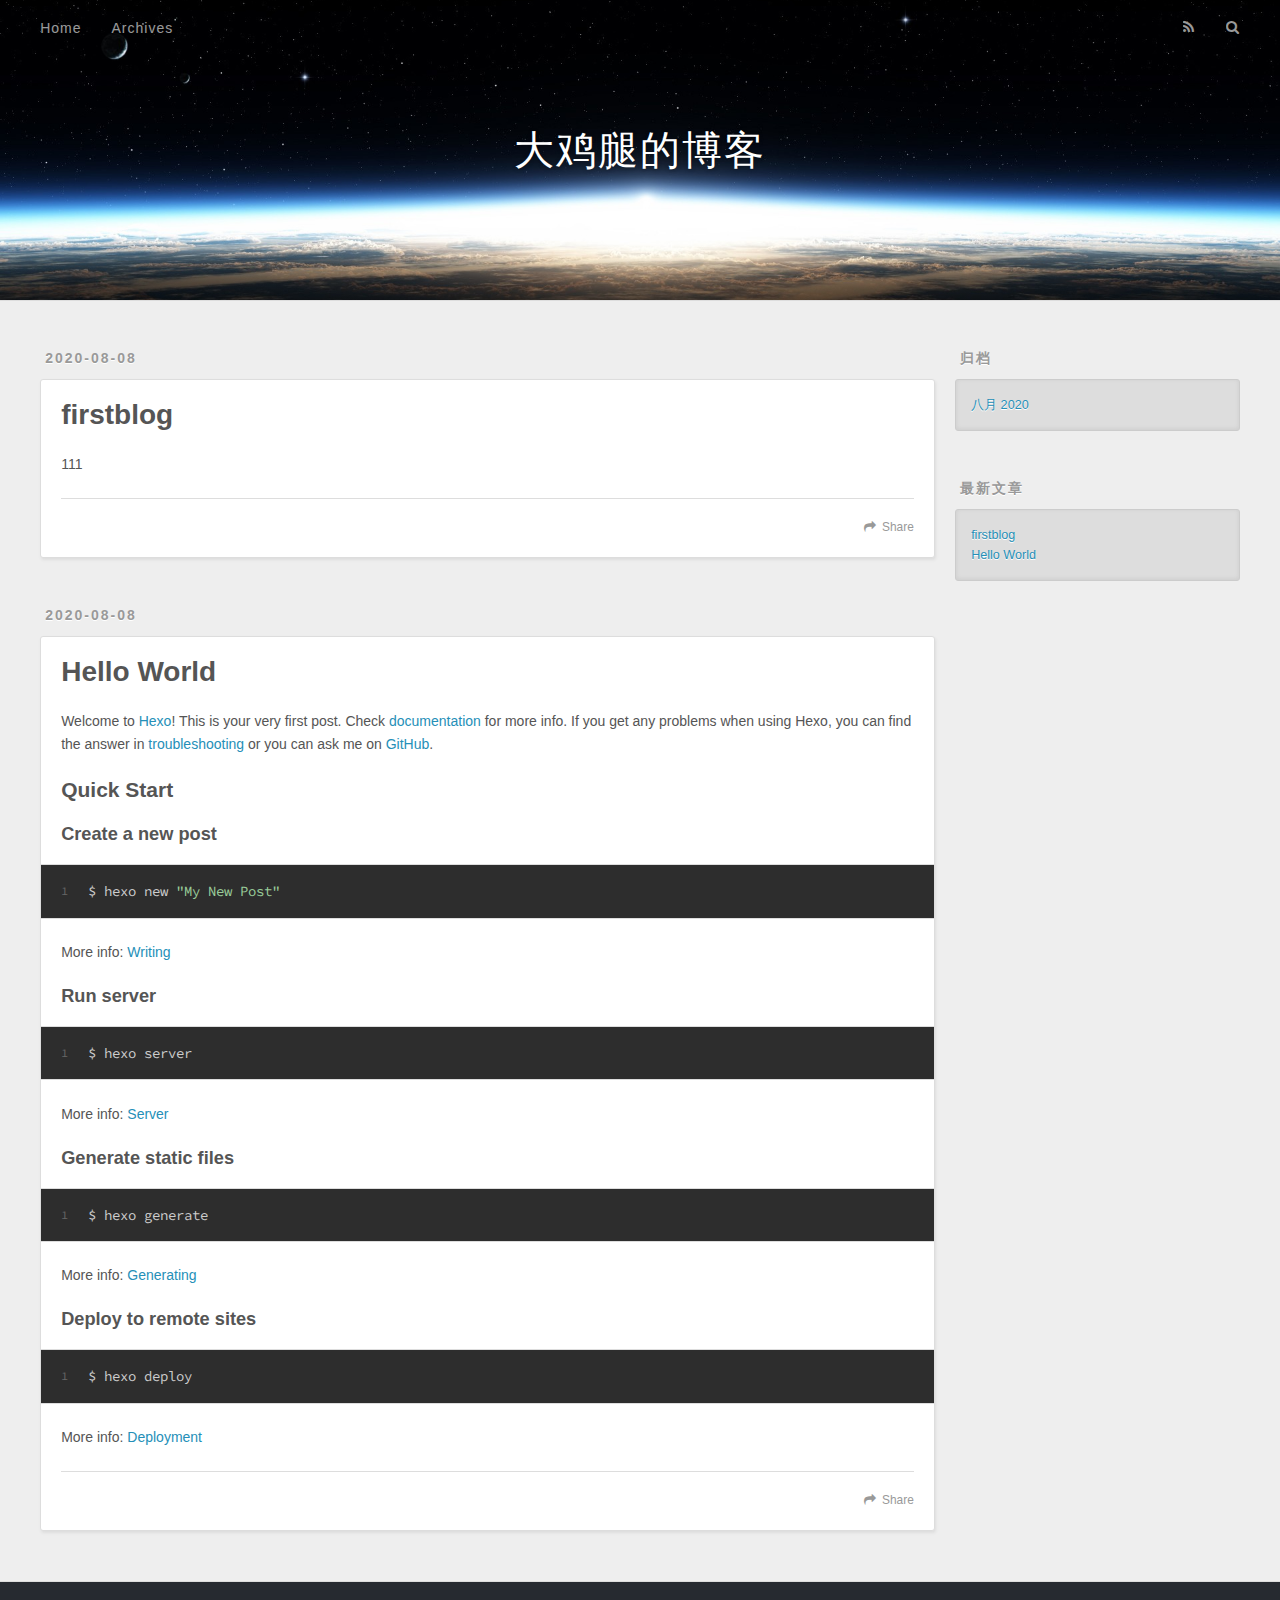
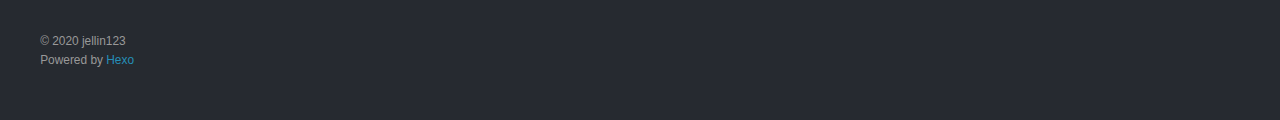
<file: index.html>
<!DOCTYPE html>
<html>
<head>
  <meta charset="utf-8">
  

  
  <title>大鸡腿的博客</title>
  <meta name="viewport" content="width=device-width, initial-scale=1, maximum-scale=1">
  <meta property="og:type" content="website">
<meta property="og:title" content="大鸡腿的博客">
<meta property="og:url" content="https://jellin123.github.io/index.html">
<meta property="og:site_name" content="大鸡腿的博客">
<meta property="og:locale" content="zh_CN">
<meta property="article:author" content="jellin123">
<meta name="twitter:card" content="summary">
  
    <link rel="alternate" href="/atom.xml" title="大鸡腿的博客" type="application/atom+xml">
  
  
    <link rel="icon" href="/favicon.png">
  
  
    <link href="//fonts.googleapis.com/css?family=Source+Code+Pro" rel="stylesheet" type="text/css">
  
  
<link rel="stylesheet" href="/css/style.css">

<meta name="generator" content="Hexo 5.0.0"></head>

<body>
  <div id="container">
    <div id="wrap">
      <header id="header">
  <div id="banner"></div>
  <div id="header-outer" class="outer">
    <div id="header-title" class="inner">
      <h1 id="logo-wrap">
        <a href="/" id="logo">大鸡腿的博客</a>
      </h1>
      
    </div>
    <div id="header-inner" class="inner">
      <nav id="main-nav">
        <a id="main-nav-toggle" class="nav-icon"></a>
        
          <a class="main-nav-link" href="/">Home</a>
        
          <a class="main-nav-link" href="/archives">Archives</a>
        
      </nav>
      <nav id="sub-nav">
        
          <a id="nav-rss-link" class="nav-icon" href="/atom.xml" title="RSS Feed"></a>
        
        <a id="nav-search-btn" class="nav-icon" title="搜索"></a>
      </nav>
      <div id="search-form-wrap">
        <form action="//google.com/search" method="get" accept-charset="UTF-8" class="search-form"><input type="search" name="q" class="search-form-input" placeholder="Search"><button type="submit" class="search-form-submit">&#xF002;</button><input type="hidden" name="sitesearch" value="https://jellin123.github.io"></form>
      </div>
    </div>
  </div>
</header>
      <div class="outer">
        <section id="main">
  
    <article id="post-firstblog" class="article article-type-post" itemscope itemprop="blogPost">
  <div class="article-meta">
    <a href="/2020/08/08/firstblog/" class="article-date">
  <time datetime="2020-08-08T14:42:42.000Z" itemprop="datePublished">2020-08-08</time>
</a>
    
  </div>
  <div class="article-inner">
    
    
      <header class="article-header">
        
  
    <h1 itemprop="name">
      <a class="article-title" href="/2020/08/08/firstblog/">firstblog</a>
    </h1>
  

      </header>
    
    <div class="article-entry" itemprop="articleBody">
      
        <p>111</p>

      
    </div>
    <footer class="article-footer">
      <a data-url="https://jellin123.github.io/2020/08/08/firstblog/" data-id="ckdls3ak80001v4uh0d2334v8" class="article-share-link">Share</a>
      
      
    </footer>
  </div>
  
</article>


  
    <article id="post-hello-world" class="article article-type-post" itemscope itemprop="blogPost">
  <div class="article-meta">
    <a href="/2020/08/08/hello-world/" class="article-date">
  <time datetime="2020-08-08T10:08:43.787Z" itemprop="datePublished">2020-08-08</time>
</a>
    
  </div>
  <div class="article-inner">
    
    
      <header class="article-header">
        
  
    <h1 itemprop="name">
      <a class="article-title" href="/2020/08/08/hello-world/">Hello World</a>
    </h1>
  

      </header>
    
    <div class="article-entry" itemprop="articleBody">
      
        <p>Welcome to <a target="_blank" rel="noopener" href="https://hexo.io/">Hexo</a>! This is your very first post. Check <a target="_blank" rel="noopener" href="https://hexo.io/docs/">documentation</a> for more info. If you get any problems when using Hexo, you can find the answer in <a target="_blank" rel="noopener" href="https://hexo.io/docs/troubleshooting.html">troubleshooting</a> or you can ask me on <a target="_blank" rel="noopener" href="https://github.com/hexojs/hexo/issues">GitHub</a>.</p>
<h2 id="Quick-Start"><a href="#Quick-Start" class="headerlink" title="Quick Start"></a>Quick Start</h2><h3 id="Create-a-new-post"><a href="#Create-a-new-post" class="headerlink" title="Create a new post"></a>Create a new post</h3><figure class="highlight bash"><table><tr><td class="gutter"><pre><span class="line">1</span><br></pre></td><td class="code"><pre><span class="line">$ hexo new <span class="string">&quot;My New Post&quot;</span></span><br></pre></td></tr></table></figure>

<p>More info: <a target="_blank" rel="noopener" href="https://hexo.io/docs/writing.html">Writing</a></p>
<h3 id="Run-server"><a href="#Run-server" class="headerlink" title="Run server"></a>Run server</h3><figure class="highlight bash"><table><tr><td class="gutter"><pre><span class="line">1</span><br></pre></td><td class="code"><pre><span class="line">$ hexo server</span><br></pre></td></tr></table></figure>

<p>More info: <a target="_blank" rel="noopener" href="https://hexo.io/docs/server.html">Server</a></p>
<h3 id="Generate-static-files"><a href="#Generate-static-files" class="headerlink" title="Generate static files"></a>Generate static files</h3><figure class="highlight bash"><table><tr><td class="gutter"><pre><span class="line">1</span><br></pre></td><td class="code"><pre><span class="line">$ hexo generate</span><br></pre></td></tr></table></figure>

<p>More info: <a target="_blank" rel="noopener" href="https://hexo.io/docs/generating.html">Generating</a></p>
<h3 id="Deploy-to-remote-sites"><a href="#Deploy-to-remote-sites" class="headerlink" title="Deploy to remote sites"></a>Deploy to remote sites</h3><figure class="highlight bash"><table><tr><td class="gutter"><pre><span class="line">1</span><br></pre></td><td class="code"><pre><span class="line">$ hexo deploy</span><br></pre></td></tr></table></figure>

<p>More info: <a target="_blank" rel="noopener" href="https://hexo.io/docs/one-command-deployment.html">Deployment</a></p>

      
    </div>
    <footer class="article-footer">
      <a data-url="https://jellin123.github.io/2020/08/08/hello-world/" data-id="ckdls3akg0002v4uh212ib7fc" class="article-share-link">Share</a>
      
      
    </footer>
  </div>
  
</article>


  


</section>
        
          <aside id="sidebar">
  
    

  
    

  
    
  
    
  <div class="widget-wrap">
    <h3 class="widget-title">归档</h3>
    <div class="widget">
      <ul class="archive-list"><li class="archive-list-item"><a class="archive-list-link" href="/archives/2020/08/">八月 2020</a></li></ul>
    </div>
  </div>


  
    
  <div class="widget-wrap">
    <h3 class="widget-title">最新文章</h3>
    <div class="widget">
      <ul>
        
          <li>
            <a href="/2020/08/08/firstblog/">firstblog</a>
          </li>
        
          <li>
            <a href="/2020/08/08/hello-world/">Hello World</a>
          </li>
        
      </ul>
    </div>
  </div>

  
</aside>
        
      </div>
      <footer id="footer">
  
  <div class="outer">
    <div id="footer-info" class="inner">
      &copy; 2020 jellin123<br>
      Powered by <a href="http://hexo.io/" target="_blank">Hexo</a>
    </div>
  </div>
</footer>
    </div>
    <nav id="mobile-nav">
  
    <a href="/" class="mobile-nav-link">Home</a>
  
    <a href="/archives" class="mobile-nav-link">Archives</a>
  
</nav>
    

<script src="//ajax.googleapis.com/ajax/libs/jquery/2.0.3/jquery.min.js"></script>


  
<link rel="stylesheet" href="/fancybox/jquery.fancybox.css">

  
<script src="/fancybox/jquery.fancybox.pack.js"></script>




<script src="/js/script.js"></script>




  </div>
</body>
</html>
</file>
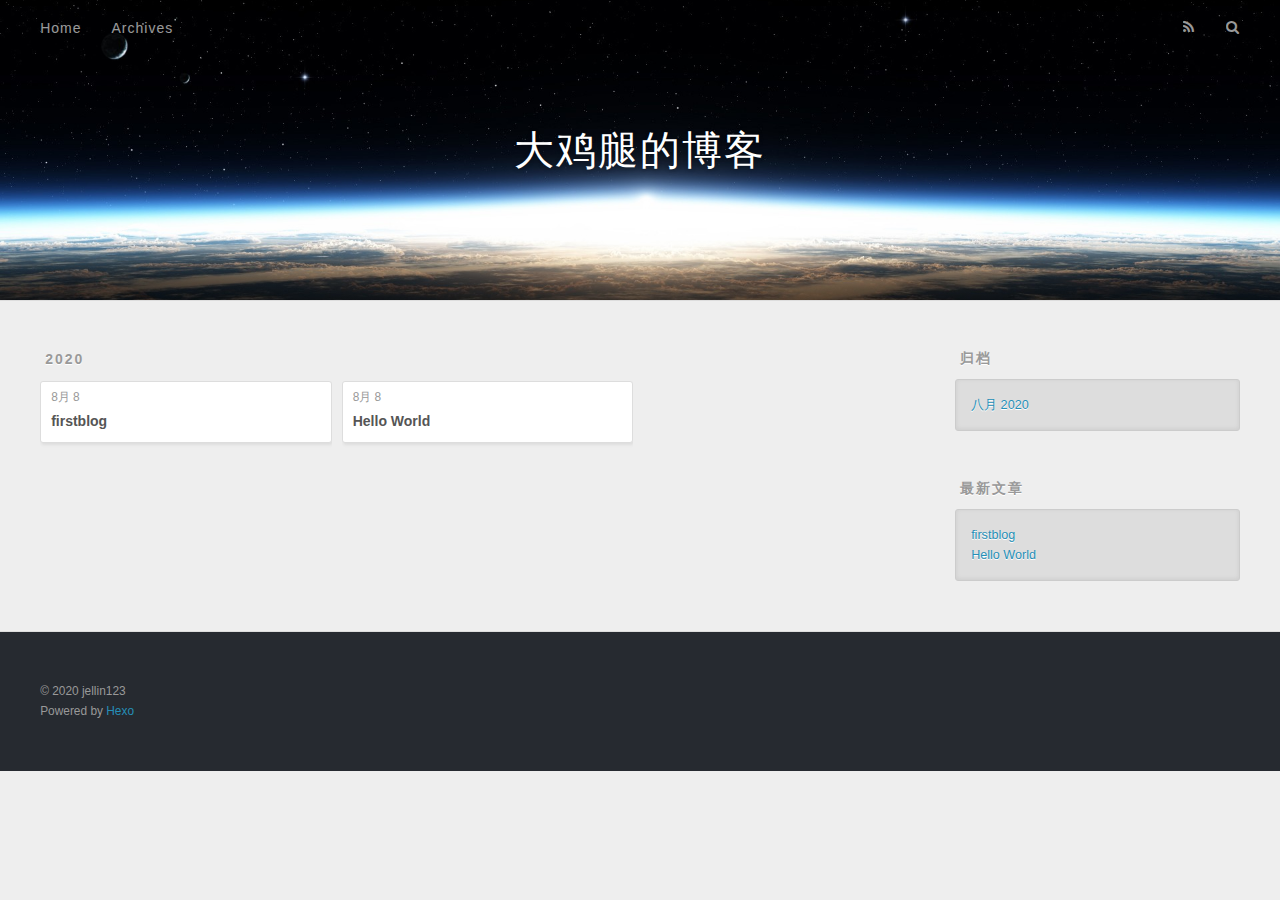
<file: archives/index.html>
<!DOCTYPE html>
<html>
<head>
  <meta charset="utf-8">
  

  
  <title>归档 | 大鸡腿的博客</title>
  <meta name="viewport" content="width=device-width, initial-scale=1, maximum-scale=1">
  <meta property="og:type" content="website">
<meta property="og:title" content="大鸡腿的博客">
<meta property="og:url" content="https://jellin123.github.io/archives/index.html">
<meta property="og:site_name" content="大鸡腿的博客">
<meta property="og:locale" content="zh_CN">
<meta property="article:author" content="jellin123">
<meta name="twitter:card" content="summary">
  
    <link rel="alternate" href="/atom.xml" title="大鸡腿的博客" type="application/atom+xml">
  
  
    <link rel="icon" href="/favicon.png">
  
  
    <link href="//fonts.googleapis.com/css?family=Source+Code+Pro" rel="stylesheet" type="text/css">
  
  
<link rel="stylesheet" href="/css/style.css">

<meta name="generator" content="Hexo 5.0.0"></head>

<body>
  <div id="container">
    <div id="wrap">
      <header id="header">
  <div id="banner"></div>
  <div id="header-outer" class="outer">
    <div id="header-title" class="inner">
      <h1 id="logo-wrap">
        <a href="/" id="logo">大鸡腿的博客</a>
      </h1>
      
    </div>
    <div id="header-inner" class="inner">
      <nav id="main-nav">
        <a id="main-nav-toggle" class="nav-icon"></a>
        
          <a class="main-nav-link" href="/">Home</a>
        
          <a class="main-nav-link" href="/archives">Archives</a>
        
      </nav>
      <nav id="sub-nav">
        
          <a id="nav-rss-link" class="nav-icon" href="/atom.xml" title="RSS Feed"></a>
        
        <a id="nav-search-btn" class="nav-icon" title="搜索"></a>
      </nav>
      <div id="search-form-wrap">
        <form action="//google.com/search" method="get" accept-charset="UTF-8" class="search-form"><input type="search" name="q" class="search-form-input" placeholder="Search"><button type="submit" class="search-form-submit">&#xF002;</button><input type="hidden" name="sitesearch" value="https://jellin123.github.io"></form>
      </div>
    </div>
  </div>
</header>
      <div class="outer">
        <section id="main">
  
  
    
    
      
      
      <section class="archives-wrap">
        <div class="archive-year-wrap">
          <a href="/archives/2020" class="archive-year">2020</a>
        </div>
        <div class="archives">
    
    <article class="archive-article archive-type-post">
  <div class="archive-article-inner">
    <header class="archive-article-header">
      <a href="/2020/08/08/firstblog/" class="archive-article-date">
  <time datetime="2020-08-08T14:42:42.000Z" itemprop="datePublished">8月 8</time>
</a>
      
  
    <h1 itemprop="name">
      <a class="archive-article-title" href="/2020/08/08/firstblog/">firstblog</a>
    </h1>
  

    </header>
  </div>
</article>
  
    
    
    <article class="archive-article archive-type-post">
  <div class="archive-article-inner">
    <header class="archive-article-header">
      <a href="/2020/08/08/hello-world/" class="archive-article-date">
  <time datetime="2020-08-08T10:08:43.787Z" itemprop="datePublished">8月 8</time>
</a>
      
  
    <h1 itemprop="name">
      <a class="archive-article-title" href="/2020/08/08/hello-world/">Hello World</a>
    </h1>
  

    </header>
  </div>
</article>
  
  
    </div></section>
  


</section>
        
          <aside id="sidebar">
  
    

  
    

  
    
  
    
  <div class="widget-wrap">
    <h3 class="widget-title">归档</h3>
    <div class="widget">
      <ul class="archive-list"><li class="archive-list-item"><a class="archive-list-link" href="/archives/2020/08/">八月 2020</a></li></ul>
    </div>
  </div>


  
    
  <div class="widget-wrap">
    <h3 class="widget-title">最新文章</h3>
    <div class="widget">
      <ul>
        
          <li>
            <a href="/2020/08/08/firstblog/">firstblog</a>
          </li>
        
          <li>
            <a href="/2020/08/08/hello-world/">Hello World</a>
          </li>
        
      </ul>
    </div>
  </div>

  
</aside>
        
      </div>
      <footer id="footer">
  
  <div class="outer">
    <div id="footer-info" class="inner">
      &copy; 2020 jellin123<br>
      Powered by <a href="http://hexo.io/" target="_blank">Hexo</a>
    </div>
  </div>
</footer>
    </div>
    <nav id="mobile-nav">
  
    <a href="/" class="mobile-nav-link">Home</a>
  
    <a href="/archives" class="mobile-nav-link">Archives</a>
  
</nav>
    

<script src="//ajax.googleapis.com/ajax/libs/jquery/2.0.3/jquery.min.js"></script>


  
<link rel="stylesheet" href="/fancybox/jquery.fancybox.css">

  
<script src="/fancybox/jquery.fancybox.pack.js"></script>




<script src="/js/script.js"></script>




  </div>
</body>
</html>
</file>
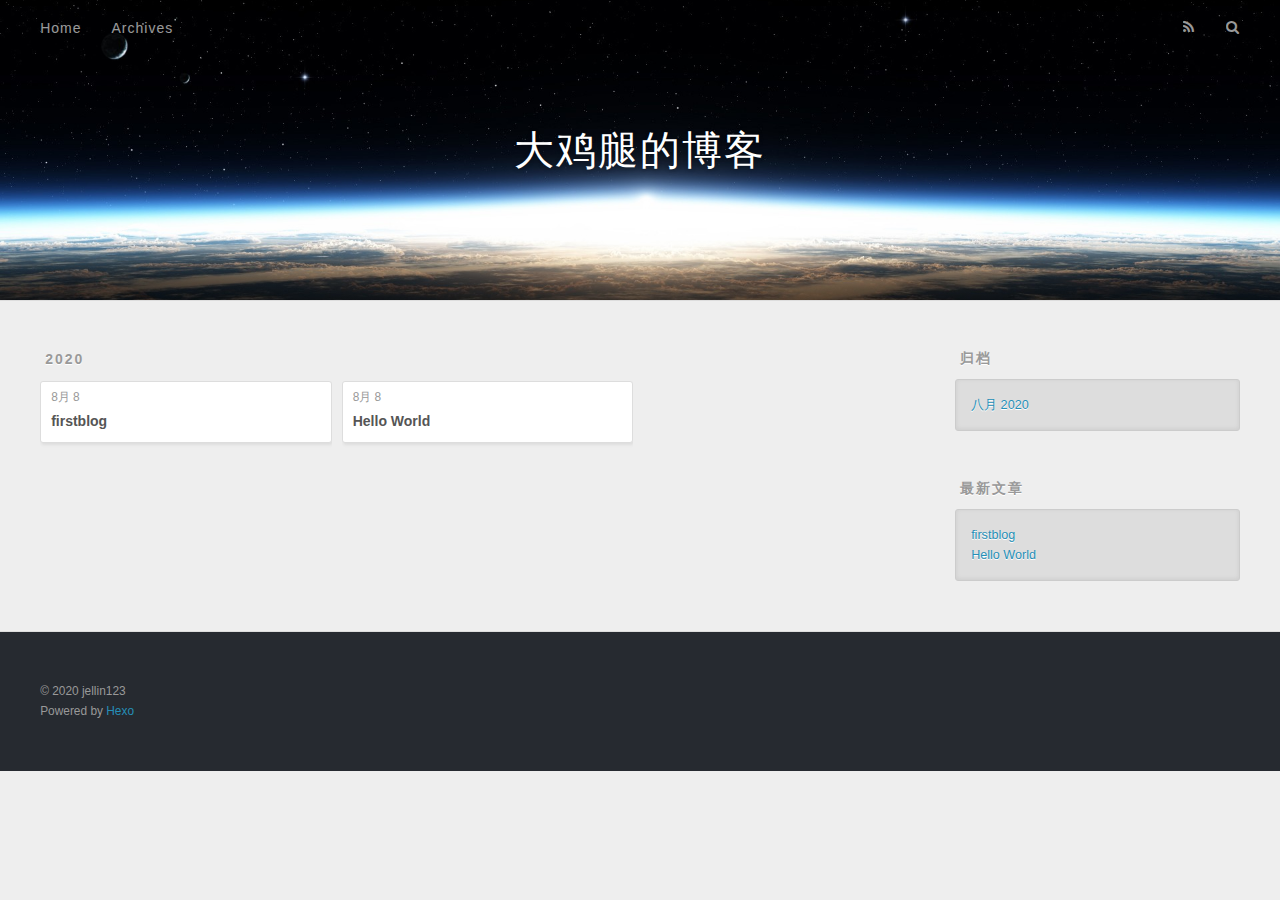
<file: archives/2020/index.html>
<!DOCTYPE html>
<html>
<head>
  <meta charset="utf-8">
  

  
  <title>归档: 2020 | 大鸡腿的博客</title>
  <meta name="viewport" content="width=device-width, initial-scale=1, maximum-scale=1">
  <meta property="og:type" content="website">
<meta property="og:title" content="大鸡腿的博客">
<meta property="og:url" content="https://jellin123.github.io/archives/2020/index.html">
<meta property="og:site_name" content="大鸡腿的博客">
<meta property="og:locale" content="zh_CN">
<meta property="article:author" content="jellin123">
<meta name="twitter:card" content="summary">
  
    <link rel="alternate" href="/atom.xml" title="大鸡腿的博客" type="application/atom+xml">
  
  
    <link rel="icon" href="/favicon.png">
  
  
    <link href="//fonts.googleapis.com/css?family=Source+Code+Pro" rel="stylesheet" type="text/css">
  
  
<link rel="stylesheet" href="/css/style.css">

<meta name="generator" content="Hexo 5.0.0"></head>

<body>
  <div id="container">
    <div id="wrap">
      <header id="header">
  <div id="banner"></div>
  <div id="header-outer" class="outer">
    <div id="header-title" class="inner">
      <h1 id="logo-wrap">
        <a href="/" id="logo">大鸡腿的博客</a>
      </h1>
      
    </div>
    <div id="header-inner" class="inner">
      <nav id="main-nav">
        <a id="main-nav-toggle" class="nav-icon"></a>
        
          <a class="main-nav-link" href="/">Home</a>
        
          <a class="main-nav-link" href="/archives">Archives</a>
        
      </nav>
      <nav id="sub-nav">
        
          <a id="nav-rss-link" class="nav-icon" href="/atom.xml" title="RSS Feed"></a>
        
        <a id="nav-search-btn" class="nav-icon" title="搜索"></a>
      </nav>
      <div id="search-form-wrap">
        <form action="//google.com/search" method="get" accept-charset="UTF-8" class="search-form"><input type="search" name="q" class="search-form-input" placeholder="Search"><button type="submit" class="search-form-submit">&#xF002;</button><input type="hidden" name="sitesearch" value="https://jellin123.github.io"></form>
      </div>
    </div>
  </div>
</header>
      <div class="outer">
        <section id="main">
  
  
    
    
      
      
      <section class="archives-wrap">
        <div class="archive-year-wrap">
          <a href="/archives/2020" class="archive-year">2020</a>
        </div>
        <div class="archives">
    
    <article class="archive-article archive-type-post">
  <div class="archive-article-inner">
    <header class="archive-article-header">
      <a href="/2020/08/08/firstblog/" class="archive-article-date">
  <time datetime="2020-08-08T14:42:42.000Z" itemprop="datePublished">8月 8</time>
</a>
      
  
    <h1 itemprop="name">
      <a class="archive-article-title" href="/2020/08/08/firstblog/">firstblog</a>
    </h1>
  

    </header>
  </div>
</article>
  
    
    
    <article class="archive-article archive-type-post">
  <div class="archive-article-inner">
    <header class="archive-article-header">
      <a href="/2020/08/08/hello-world/" class="archive-article-date">
  <time datetime="2020-08-08T10:08:43.787Z" itemprop="datePublished">8月 8</time>
</a>
      
  
    <h1 itemprop="name">
      <a class="archive-article-title" href="/2020/08/08/hello-world/">Hello World</a>
    </h1>
  

    </header>
  </div>
</article>
  
  
    </div></section>
  


</section>
        
          <aside id="sidebar">
  
    

  
    

  
    
  
    
  <div class="widget-wrap">
    <h3 class="widget-title">归档</h3>
    <div class="widget">
      <ul class="archive-list"><li class="archive-list-item"><a class="archive-list-link" href="/archives/2020/08/">八月 2020</a></li></ul>
    </div>
  </div>


  
    
  <div class="widget-wrap">
    <h3 class="widget-title">最新文章</h3>
    <div class="widget">
      <ul>
        
          <li>
            <a href="/2020/08/08/firstblog/">firstblog</a>
          </li>
        
          <li>
            <a href="/2020/08/08/hello-world/">Hello World</a>
          </li>
        
      </ul>
    </div>
  </div>

  
</aside>
        
      </div>
      <footer id="footer">
  
  <div class="outer">
    <div id="footer-info" class="inner">
      &copy; 2020 jellin123<br>
      Powered by <a href="http://hexo.io/" target="_blank">Hexo</a>
    </div>
  </div>
</footer>
    </div>
    <nav id="mobile-nav">
  
    <a href="/" class="mobile-nav-link">Home</a>
  
    <a href="/archives" class="mobile-nav-link">Archives</a>
  
</nav>
    

<script src="//ajax.googleapis.com/ajax/libs/jquery/2.0.3/jquery.min.js"></script>


  
<link rel="stylesheet" href="/fancybox/jquery.fancybox.css">

  
<script src="/fancybox/jquery.fancybox.pack.js"></script>




<script src="/js/script.js"></script>




  </div>
</body>
</html>
</file>
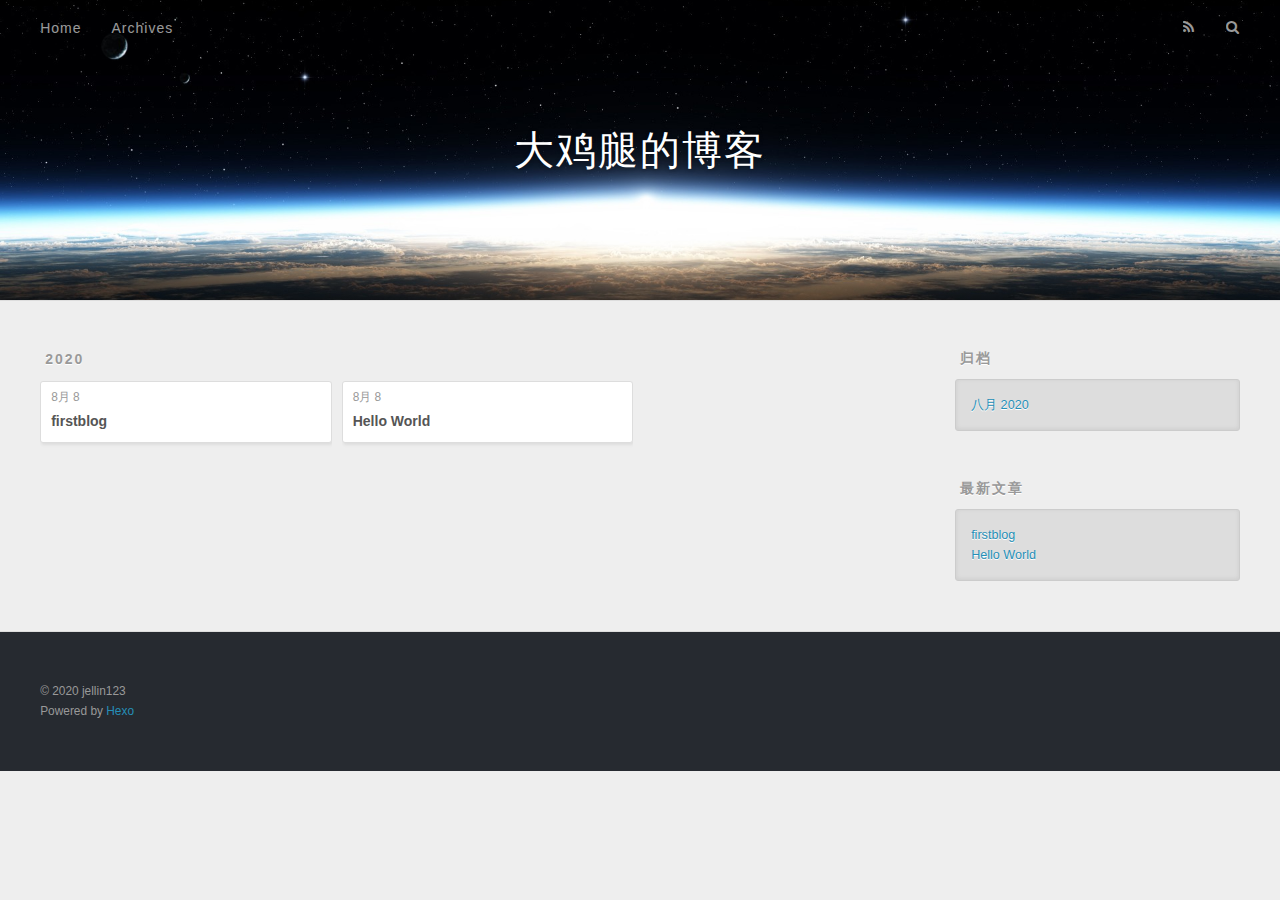
<file: archives/2020/08/index.html>
<!DOCTYPE html>
<html>
<head>
  <meta charset="utf-8">
  

  
  <title>归档: 2020/8 | 大鸡腿的博客</title>
  <meta name="viewport" content="width=device-width, initial-scale=1, maximum-scale=1">
  <meta property="og:type" content="website">
<meta property="og:title" content="大鸡腿的博客">
<meta property="og:url" content="https://jellin123.github.io/archives/2020/08/index.html">
<meta property="og:site_name" content="大鸡腿的博客">
<meta property="og:locale" content="zh_CN">
<meta property="article:author" content="jellin123">
<meta name="twitter:card" content="summary">
  
    <link rel="alternate" href="/atom.xml" title="大鸡腿的博客" type="application/atom+xml">
  
  
    <link rel="icon" href="/favicon.png">
  
  
    <link href="//fonts.googleapis.com/css?family=Source+Code+Pro" rel="stylesheet" type="text/css">
  
  
<link rel="stylesheet" href="/css/style.css">

<meta name="generator" content="Hexo 5.0.0"></head>

<body>
  <div id="container">
    <div id="wrap">
      <header id="header">
  <div id="banner"></div>
  <div id="header-outer" class="outer">
    <div id="header-title" class="inner">
      <h1 id="logo-wrap">
        <a href="/" id="logo">大鸡腿的博客</a>
      </h1>
      
    </div>
    <div id="header-inner" class="inner">
      <nav id="main-nav">
        <a id="main-nav-toggle" class="nav-icon"></a>
        
          <a class="main-nav-link" href="/">Home</a>
        
          <a class="main-nav-link" href="/archives">Archives</a>
        
      </nav>
      <nav id="sub-nav">
        
          <a id="nav-rss-link" class="nav-icon" href="/atom.xml" title="RSS Feed"></a>
        
        <a id="nav-search-btn" class="nav-icon" title="搜索"></a>
      </nav>
      <div id="search-form-wrap">
        <form action="//google.com/search" method="get" accept-charset="UTF-8" class="search-form"><input type="search" name="q" class="search-form-input" placeholder="Search"><button type="submit" class="search-form-submit">&#xF002;</button><input type="hidden" name="sitesearch" value="https://jellin123.github.io"></form>
      </div>
    </div>
  </div>
</header>
      <div class="outer">
        <section id="main">
  
  
    
    
      
      
      <section class="archives-wrap">
        <div class="archive-year-wrap">
          <a href="/archives/2020" class="archive-year">2020</a>
        </div>
        <div class="archives">
    
    <article class="archive-article archive-type-post">
  <div class="archive-article-inner">
    <header class="archive-article-header">
      <a href="/2020/08/08/firstblog/" class="archive-article-date">
  <time datetime="2020-08-08T14:42:42.000Z" itemprop="datePublished">8月 8</time>
</a>
      
  
    <h1 itemprop="name">
      <a class="archive-article-title" href="/2020/08/08/firstblog/">firstblog</a>
    </h1>
  

    </header>
  </div>
</article>
  
    
    
    <article class="archive-article archive-type-post">
  <div class="archive-article-inner">
    <header class="archive-article-header">
      <a href="/2020/08/08/hello-world/" class="archive-article-date">
  <time datetime="2020-08-08T10:08:43.787Z" itemprop="datePublished">8月 8</time>
</a>
      
  
    <h1 itemprop="name">
      <a class="archive-article-title" href="/2020/08/08/hello-world/">Hello World</a>
    </h1>
  

    </header>
  </div>
</article>
  
  
    </div></section>
  


</section>
        
          <aside id="sidebar">
  
    

  
    

  
    
  
    
  <div class="widget-wrap">
    <h3 class="widget-title">归档</h3>
    <div class="widget">
      <ul class="archive-list"><li class="archive-list-item"><a class="archive-list-link" href="/archives/2020/08/">八月 2020</a></li></ul>
    </div>
  </div>


  
    
  <div class="widget-wrap">
    <h3 class="widget-title">最新文章</h3>
    <div class="widget">
      <ul>
        
          <li>
            <a href="/2020/08/08/firstblog/">firstblog</a>
          </li>
        
          <li>
            <a href="/2020/08/08/hello-world/">Hello World</a>
          </li>
        
      </ul>
    </div>
  </div>

  
</aside>
        
      </div>
      <footer id="footer">
  
  <div class="outer">
    <div id="footer-info" class="inner">
      &copy; 2020 jellin123<br>
      Powered by <a href="http://hexo.io/" target="_blank">Hexo</a>
    </div>
  </div>
</footer>
    </div>
    <nav id="mobile-nav">
  
    <a href="/" class="mobile-nav-link">Home</a>
  
    <a href="/archives" class="mobile-nav-link">Archives</a>
  
</nav>
    

<script src="//ajax.googleapis.com/ajax/libs/jquery/2.0.3/jquery.min.js"></script>


  
<link rel="stylesheet" href="/fancybox/jquery.fancybox.css">

  
<script src="/fancybox/jquery.fancybox.pack.js"></script>




<script src="/js/script.js"></script>




  </div>
</body>
</html>
</file>
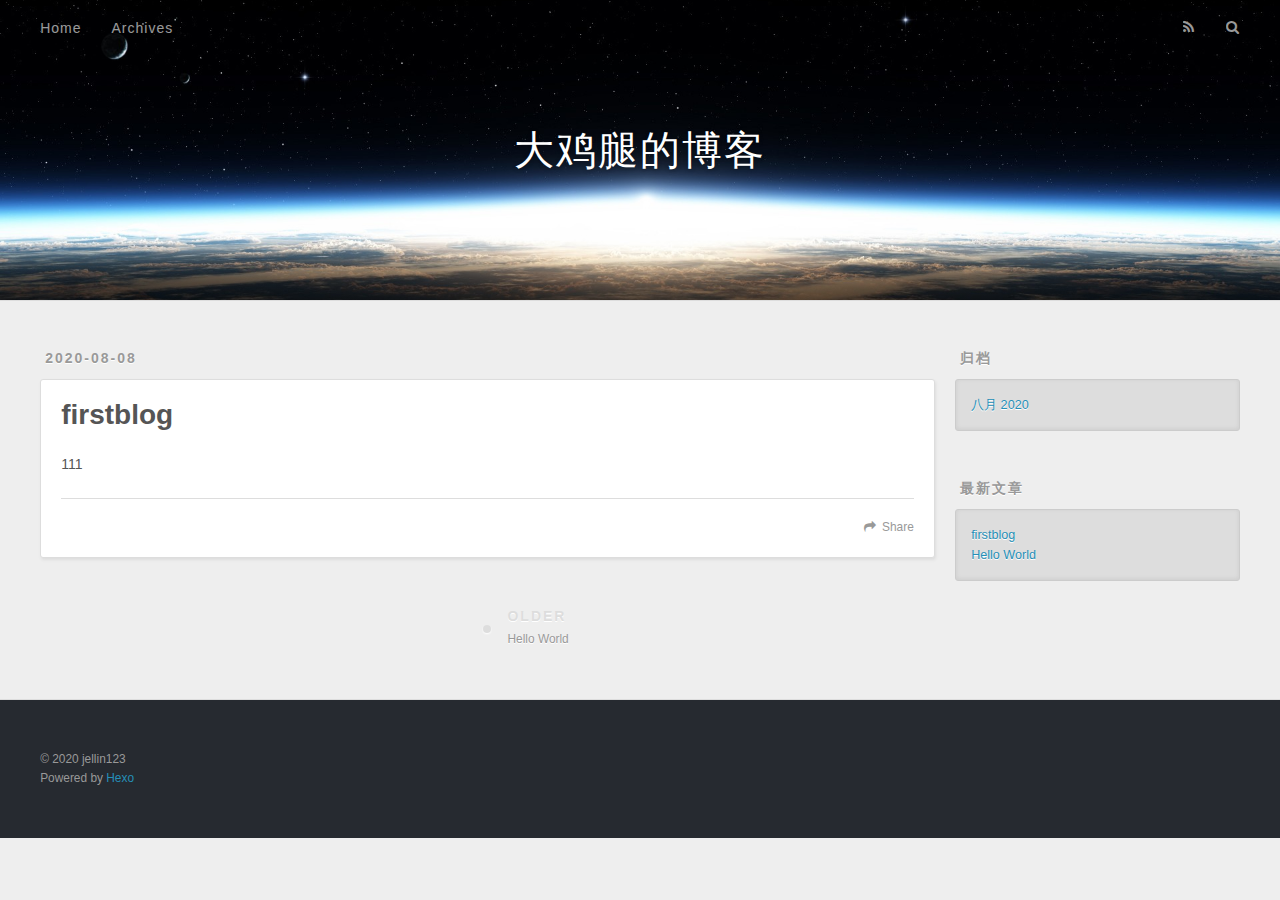
<file: 2020/08/08/firstblog/index.html>
<!DOCTYPE html>
<html>
<head>
  <meta charset="utf-8">
  

  
  <title>firstblog | 大鸡腿的博客</title>
  <meta name="viewport" content="width=device-width, initial-scale=1, maximum-scale=1">
  <meta name="description" content="111">
<meta property="og:type" content="article">
<meta property="og:title" content="firstblog">
<meta property="og:url" content="https://jellin123.github.io/2020/08/08/firstblog/index.html">
<meta property="og:site_name" content="大鸡腿的博客">
<meta property="og:description" content="111">
<meta property="og:locale" content="zh_CN">
<meta property="article:published_time" content="2020-08-08T14:42:42.000Z">
<meta property="article:modified_time" content="2020-08-08T14:51:34.125Z">
<meta property="article:author" content="jellin123">
<meta name="twitter:card" content="summary">
  
    <link rel="alternate" href="/atom.xml" title="大鸡腿的博客" type="application/atom+xml">
  
  
    <link rel="icon" href="/favicon.png">
  
  
    <link href="//fonts.googleapis.com/css?family=Source+Code+Pro" rel="stylesheet" type="text/css">
  
  
<link rel="stylesheet" href="/css/style.css">

<meta name="generator" content="Hexo 5.0.0"></head>

<body>
  <div id="container">
    <div id="wrap">
      <header id="header">
  <div id="banner"></div>
  <div id="header-outer" class="outer">
    <div id="header-title" class="inner">
      <h1 id="logo-wrap">
        <a href="/" id="logo">大鸡腿的博客</a>
      </h1>
      
    </div>
    <div id="header-inner" class="inner">
      <nav id="main-nav">
        <a id="main-nav-toggle" class="nav-icon"></a>
        
          <a class="main-nav-link" href="/">Home</a>
        
          <a class="main-nav-link" href="/archives">Archives</a>
        
      </nav>
      <nav id="sub-nav">
        
          <a id="nav-rss-link" class="nav-icon" href="/atom.xml" title="RSS Feed"></a>
        
        <a id="nav-search-btn" class="nav-icon" title="搜索"></a>
      </nav>
      <div id="search-form-wrap">
        <form action="//google.com/search" method="get" accept-charset="UTF-8" class="search-form"><input type="search" name="q" class="search-form-input" placeholder="Search"><button type="submit" class="search-form-submit">&#xF002;</button><input type="hidden" name="sitesearch" value="https://jellin123.github.io"></form>
      </div>
    </div>
  </div>
</header>
      <div class="outer">
        <section id="main"><article id="post-firstblog" class="article article-type-post" itemscope itemprop="blogPost">
  <div class="article-meta">
    <a href="/2020/08/08/firstblog/" class="article-date">
  <time datetime="2020-08-08T14:42:42.000Z" itemprop="datePublished">2020-08-08</time>
</a>
    
  </div>
  <div class="article-inner">
    
    
      <header class="article-header">
        
  
    <h1 class="article-title" itemprop="name">
      firstblog
    </h1>
  

      </header>
    
    <div class="article-entry" itemprop="articleBody">
      
        <p>111</p>

      
    </div>
    <footer class="article-footer">
      <a data-url="https://jellin123.github.io/2020/08/08/firstblog/" data-id="ckdls3ak80001v4uh0d2334v8" class="article-share-link">Share</a>
      
      
    </footer>
  </div>
  
    
<nav id="article-nav">
  
  
    <a href="/2020/08/08/hello-world/" id="article-nav-older" class="article-nav-link-wrap">
      <strong class="article-nav-caption">Older</strong>
      <div class="article-nav-title">Hello World</div>
    </a>
  
</nav>

  
</article>

</section>
        
          <aside id="sidebar">
  
    

  
    

  
    
  
    
  <div class="widget-wrap">
    <h3 class="widget-title">归档</h3>
    <div class="widget">
      <ul class="archive-list"><li class="archive-list-item"><a class="archive-list-link" href="/archives/2020/08/">八月 2020</a></li></ul>
    </div>
  </div>


  
    
  <div class="widget-wrap">
    <h3 class="widget-title">最新文章</h3>
    <div class="widget">
      <ul>
        
          <li>
            <a href="/2020/08/08/firstblog/">firstblog</a>
          </li>
        
          <li>
            <a href="/2020/08/08/hello-world/">Hello World</a>
          </li>
        
      </ul>
    </div>
  </div>

  
</aside>
        
      </div>
      <footer id="footer">
  
  <div class="outer">
    <div id="footer-info" class="inner">
      &copy; 2020 jellin123<br>
      Powered by <a href="http://hexo.io/" target="_blank">Hexo</a>
    </div>
  </div>
</footer>
    </div>
    <nav id="mobile-nav">
  
    <a href="/" class="mobile-nav-link">Home</a>
  
    <a href="/archives" class="mobile-nav-link">Archives</a>
  
</nav>
    

<script src="//ajax.googleapis.com/ajax/libs/jquery/2.0.3/jquery.min.js"></script>


  
<link rel="stylesheet" href="/fancybox/jquery.fancybox.css">

  
<script src="/fancybox/jquery.fancybox.pack.js"></script>




<script src="/js/script.js"></script>




  </div>
</body>
</html>
</file>
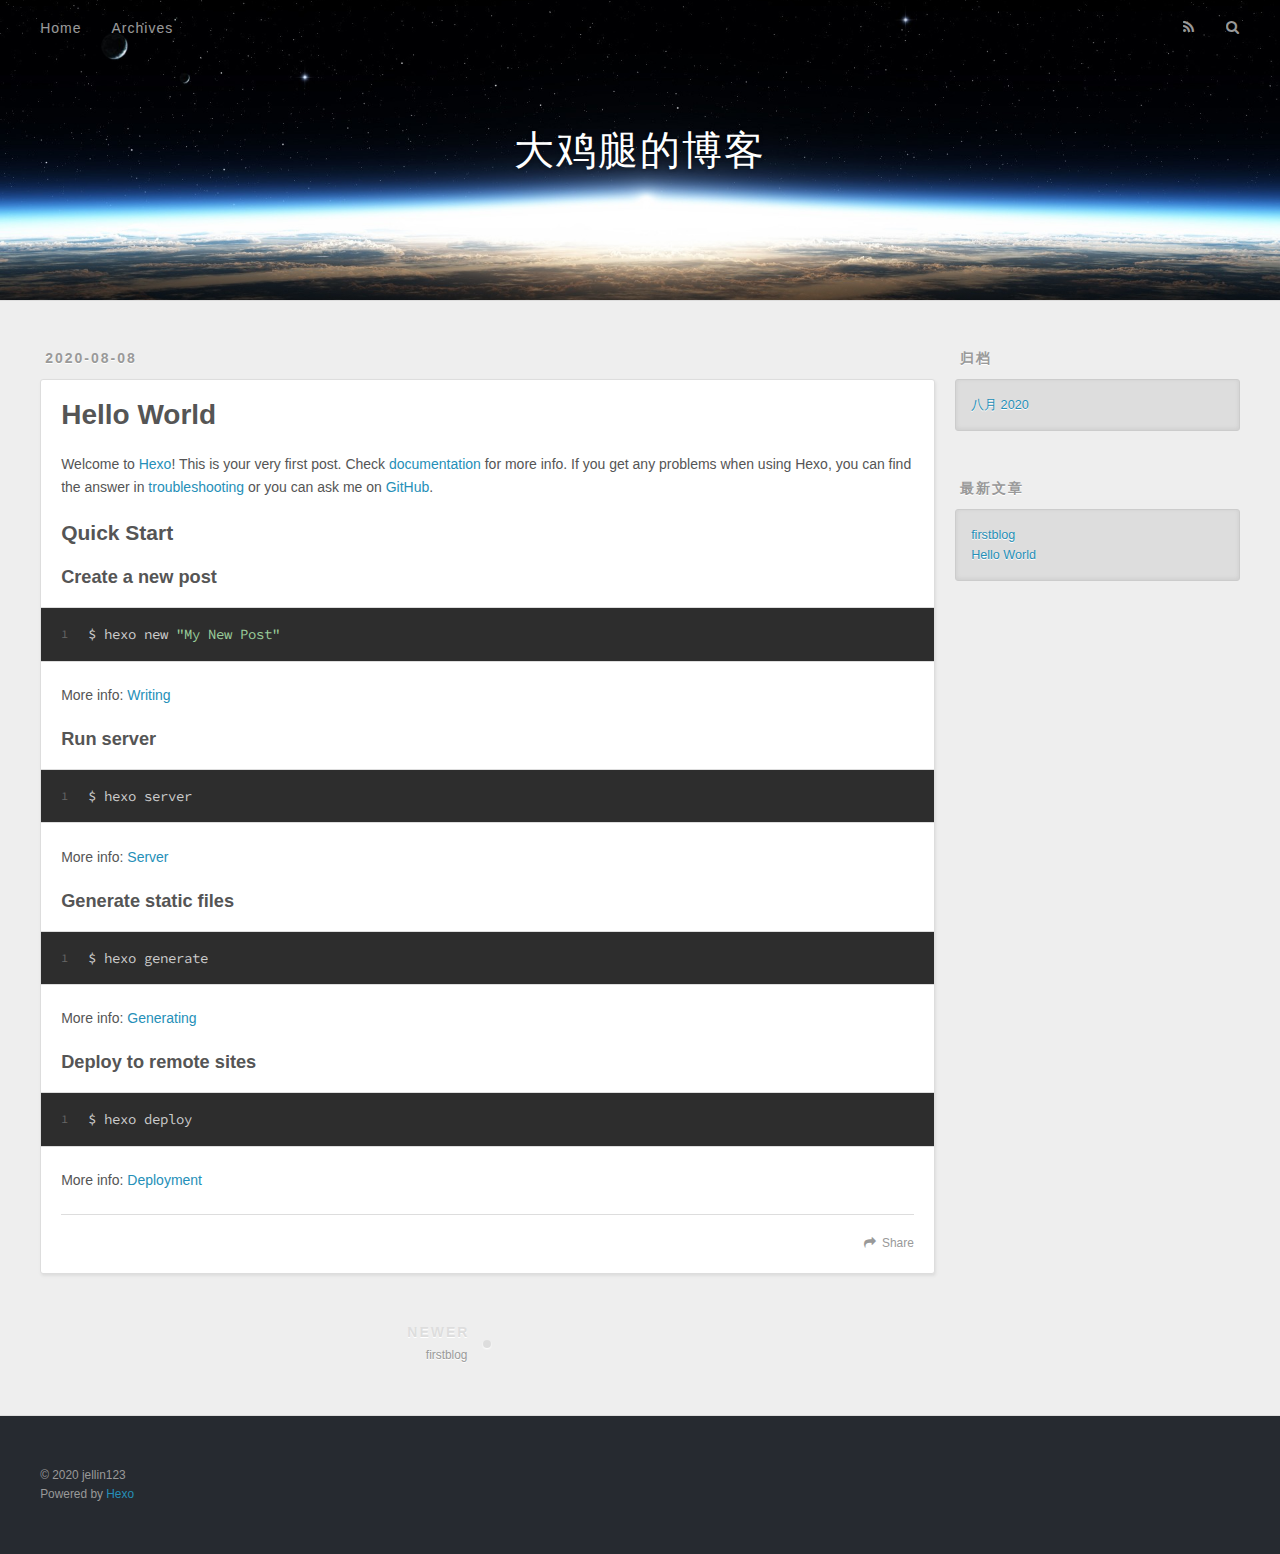
<file: 2020/08/08/hello-world/index.html>
<!DOCTYPE html>
<html>
<head>
  <meta charset="utf-8">
  

  
  <title>Hello World | 大鸡腿的博客</title>
  <meta name="viewport" content="width=device-width, initial-scale=1, maximum-scale=1">
  <meta name="description" content="Welcome to Hexo! This is your very first post. Check documentation for more info. If you get any problems when using Hexo, you can find the answer in troubleshooting or you can ask me on GitHub. Quick">
<meta property="og:type" content="article">
<meta property="og:title" content="Hello World">
<meta property="og:url" content="https://jellin123.github.io/2020/08/08/hello-world/index.html">
<meta property="og:site_name" content="大鸡腿的博客">
<meta property="og:description" content="Welcome to Hexo! This is your very first post. Check documentation for more info. If you get any problems when using Hexo, you can find the answer in troubleshooting or you can ask me on GitHub. Quick">
<meta property="og:locale" content="zh_CN">
<meta property="article:published_time" content="2020-08-08T10:08:43.787Z">
<meta property="article:modified_time" content="2020-08-08T10:08:43.787Z">
<meta property="article:author" content="jellin123">
<meta name="twitter:card" content="summary">
  
    <link rel="alternate" href="/atom.xml" title="大鸡腿的博客" type="application/atom+xml">
  
  
    <link rel="icon" href="/favicon.png">
  
  
    <link href="//fonts.googleapis.com/css?family=Source+Code+Pro" rel="stylesheet" type="text/css">
  
  
<link rel="stylesheet" href="/css/style.css">

<meta name="generator" content="Hexo 5.0.0"></head>

<body>
  <div id="container">
    <div id="wrap">
      <header id="header">
  <div id="banner"></div>
  <div id="header-outer" class="outer">
    <div id="header-title" class="inner">
      <h1 id="logo-wrap">
        <a href="/" id="logo">大鸡腿的博客</a>
      </h1>
      
    </div>
    <div id="header-inner" class="inner">
      <nav id="main-nav">
        <a id="main-nav-toggle" class="nav-icon"></a>
        
          <a class="main-nav-link" href="/">Home</a>
        
          <a class="main-nav-link" href="/archives">Archives</a>
        
      </nav>
      <nav id="sub-nav">
        
          <a id="nav-rss-link" class="nav-icon" href="/atom.xml" title="RSS Feed"></a>
        
        <a id="nav-search-btn" class="nav-icon" title="搜索"></a>
      </nav>
      <div id="search-form-wrap">
        <form action="//google.com/search" method="get" accept-charset="UTF-8" class="search-form"><input type="search" name="q" class="search-form-input" placeholder="Search"><button type="submit" class="search-form-submit">&#xF002;</button><input type="hidden" name="sitesearch" value="https://jellin123.github.io"></form>
      </div>
    </div>
  </div>
</header>
      <div class="outer">
        <section id="main"><article id="post-hello-world" class="article article-type-post" itemscope itemprop="blogPost">
  <div class="article-meta">
    <a href="/2020/08/08/hello-world/" class="article-date">
  <time datetime="2020-08-08T10:08:43.787Z" itemprop="datePublished">2020-08-08</time>
</a>
    
  </div>
  <div class="article-inner">
    
    
      <header class="article-header">
        
  
    <h1 class="article-title" itemprop="name">
      Hello World
    </h1>
  

      </header>
    
    <div class="article-entry" itemprop="articleBody">
      
        <p>Welcome to <a target="_blank" rel="noopener" href="https://hexo.io/">Hexo</a>! This is your very first post. Check <a target="_blank" rel="noopener" href="https://hexo.io/docs/">documentation</a> for more info. If you get any problems when using Hexo, you can find the answer in <a target="_blank" rel="noopener" href="https://hexo.io/docs/troubleshooting.html">troubleshooting</a> or you can ask me on <a target="_blank" rel="noopener" href="https://github.com/hexojs/hexo/issues">GitHub</a>.</p>
<h2 id="Quick-Start"><a href="#Quick-Start" class="headerlink" title="Quick Start"></a>Quick Start</h2><h3 id="Create-a-new-post"><a href="#Create-a-new-post" class="headerlink" title="Create a new post"></a>Create a new post</h3><figure class="highlight bash"><table><tr><td class="gutter"><pre><span class="line">1</span><br></pre></td><td class="code"><pre><span class="line">$ hexo new <span class="string">&quot;My New Post&quot;</span></span><br></pre></td></tr></table></figure>

<p>More info: <a target="_blank" rel="noopener" href="https://hexo.io/docs/writing.html">Writing</a></p>
<h3 id="Run-server"><a href="#Run-server" class="headerlink" title="Run server"></a>Run server</h3><figure class="highlight bash"><table><tr><td class="gutter"><pre><span class="line">1</span><br></pre></td><td class="code"><pre><span class="line">$ hexo server</span><br></pre></td></tr></table></figure>

<p>More info: <a target="_blank" rel="noopener" href="https://hexo.io/docs/server.html">Server</a></p>
<h3 id="Generate-static-files"><a href="#Generate-static-files" class="headerlink" title="Generate static files"></a>Generate static files</h3><figure class="highlight bash"><table><tr><td class="gutter"><pre><span class="line">1</span><br></pre></td><td class="code"><pre><span class="line">$ hexo generate</span><br></pre></td></tr></table></figure>

<p>More info: <a target="_blank" rel="noopener" href="https://hexo.io/docs/generating.html">Generating</a></p>
<h3 id="Deploy-to-remote-sites"><a href="#Deploy-to-remote-sites" class="headerlink" title="Deploy to remote sites"></a>Deploy to remote sites</h3><figure class="highlight bash"><table><tr><td class="gutter"><pre><span class="line">1</span><br></pre></td><td class="code"><pre><span class="line">$ hexo deploy</span><br></pre></td></tr></table></figure>

<p>More info: <a target="_blank" rel="noopener" href="https://hexo.io/docs/one-command-deployment.html">Deployment</a></p>

      
    </div>
    <footer class="article-footer">
      <a data-url="https://jellin123.github.io/2020/08/08/hello-world/" data-id="ckdls3akg0002v4uh212ib7fc" class="article-share-link">Share</a>
      
      
    </footer>
  </div>
  
    
<nav id="article-nav">
  
    <a href="/2020/08/08/firstblog/" id="article-nav-newer" class="article-nav-link-wrap">
      <strong class="article-nav-caption">Newer</strong>
      <div class="article-nav-title">
        
          firstblog
        
      </div>
    </a>
  
  
</nav>

  
</article>

</section>
        
          <aside id="sidebar">
  
    

  
    

  
    
  
    
  <div class="widget-wrap">
    <h3 class="widget-title">归档</h3>
    <div class="widget">
      <ul class="archive-list"><li class="archive-list-item"><a class="archive-list-link" href="/archives/2020/08/">八月 2020</a></li></ul>
    </div>
  </div>


  
    
  <div class="widget-wrap">
    <h3 class="widget-title">最新文章</h3>
    <div class="widget">
      <ul>
        
          <li>
            <a href="/2020/08/08/firstblog/">firstblog</a>
          </li>
        
          <li>
            <a href="/2020/08/08/hello-world/">Hello World</a>
          </li>
        
      </ul>
    </div>
  </div>

  
</aside>
        
      </div>
      <footer id="footer">
  
  <div class="outer">
    <div id="footer-info" class="inner">
      &copy; 2020 jellin123<br>
      Powered by <a href="http://hexo.io/" target="_blank">Hexo</a>
    </div>
  </div>
</footer>
    </div>
    <nav id="mobile-nav">
  
    <a href="/" class="mobile-nav-link">Home</a>
  
    <a href="/archives" class="mobile-nav-link">Archives</a>
  
</nav>
    

<script src="//ajax.googleapis.com/ajax/libs/jquery/2.0.3/jquery.min.js"></script>


  
<link rel="stylesheet" href="/fancybox/jquery.fancybox.css">

  
<script src="/fancybox/jquery.fancybox.pack.js"></script>




<script src="/js/script.js"></script>




  </div>
</body>
</html>
</file>
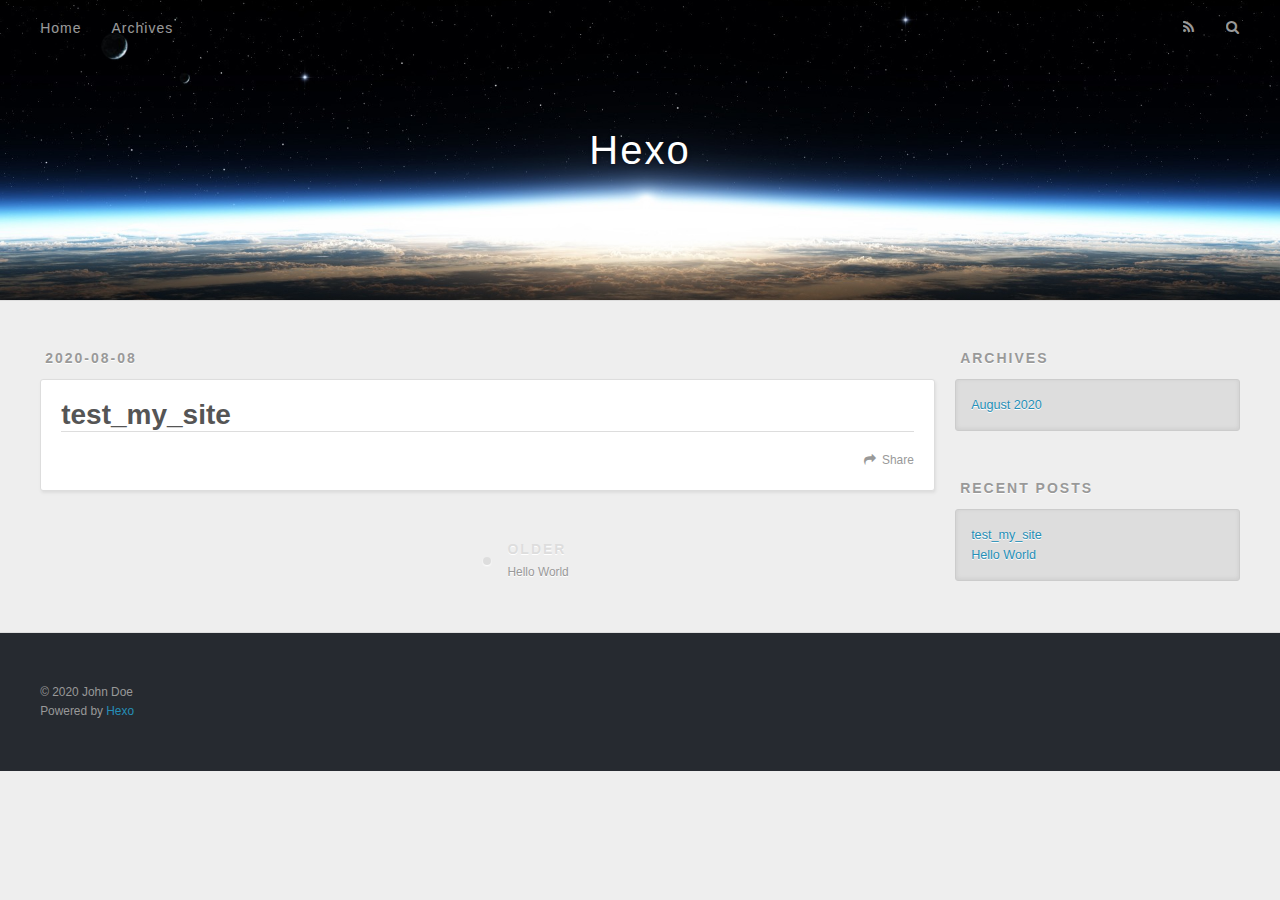
<file: 2020/08/08/test-my-site/index.html>
<!DOCTYPE html>
<html>
<head>
  <meta charset="utf-8">
  

  
  <title>test_my_site | Hexo</title>
  <meta name="viewport" content="width=device-width, initial-scale=1, maximum-scale=1">
  <meta property="og:type" content="article">
<meta property="og:title" content="test_my_site">
<meta property="og:url" content="http://yoursite.com/2020/08/08/test-my-site/index.html">
<meta property="og:site_name" content="Hexo">
<meta property="og:locale" content="en_US">
<meta property="article:published_time" content="2020-08-08T10:11:25.000Z">
<meta property="article:modified_time" content="2020-08-08T10:11:25.745Z">
<meta property="article:author" content="John Doe">
<meta name="twitter:card" content="summary">
  
    <link rel="alternate" href="/atom.xml" title="Hexo" type="application/atom+xml">
  
  
    <link rel="icon" href="/favicon.png">
  
  
    <link href="//fonts.googleapis.com/css?family=Source+Code+Pro" rel="stylesheet" type="text/css">
  
  
<link rel="stylesheet" href="/css/style.css">

<meta name="generator" content="Hexo 5.0.0"></head>

<body>
  <div id="container">
    <div id="wrap">
      <header id="header">
  <div id="banner"></div>
  <div id="header-outer" class="outer">
    <div id="header-title" class="inner">
      <h1 id="logo-wrap">
        <a href="/" id="logo">Hexo</a>
      </h1>
      
    </div>
    <div id="header-inner" class="inner">
      <nav id="main-nav">
        <a id="main-nav-toggle" class="nav-icon"></a>
        
          <a class="main-nav-link" href="/">Home</a>
        
          <a class="main-nav-link" href="/archives">Archives</a>
        
      </nav>
      <nav id="sub-nav">
        
          <a id="nav-rss-link" class="nav-icon" href="/atom.xml" title="RSS Feed"></a>
        
        <a id="nav-search-btn" class="nav-icon" title="Search"></a>
      </nav>
      <div id="search-form-wrap">
        <form action="//google.com/search" method="get" accept-charset="UTF-8" class="search-form"><input type="search" name="q" class="search-form-input" placeholder="Search"><button type="submit" class="search-form-submit">&#xF002;</button><input type="hidden" name="sitesearch" value="http://yoursite.com"></form>
      </div>
    </div>
  </div>
</header>
      <div class="outer">
        <section id="main"><article id="post-test-my-site" class="article article-type-post" itemscope itemprop="blogPost">
  <div class="article-meta">
    <a href="/2020/08/08/test-my-site/" class="article-date">
  <time datetime="2020-08-08T10:11:25.000Z" itemprop="datePublished">2020-08-08</time>
</a>
    
  </div>
  <div class="article-inner">
    
    
      <header class="article-header">
        
  
    <h1 class="article-title" itemprop="name">
      test_my_site
    </h1>
  

      </header>
    
    <div class="article-entry" itemprop="articleBody">
      
        
      
    </div>
    <footer class="article-footer">
      <a data-url="http://yoursite.com/2020/08/08/test-my-site/" data-id="ckdlr6px90001youhcjmbdopw" class="article-share-link">Share</a>
      
      
    </footer>
  </div>
  
    
<nav id="article-nav">
  
  
    <a href="/2020/08/08/hello-world/" id="article-nav-older" class="article-nav-link-wrap">
      <strong class="article-nav-caption">Older</strong>
      <div class="article-nav-title">Hello World</div>
    </a>
  
</nav>

  
</article>

</section>
        
          <aside id="sidebar">
  
    

  
    

  
    
  
    
  <div class="widget-wrap">
    <h3 class="widget-title">Archives</h3>
    <div class="widget">
      <ul class="archive-list"><li class="archive-list-item"><a class="archive-list-link" href="/archives/2020/08/">August 2020</a></li></ul>
    </div>
  </div>


  
    
  <div class="widget-wrap">
    <h3 class="widget-title">Recent Posts</h3>
    <div class="widget">
      <ul>
        
          <li>
            <a href="/2020/08/08/test-my-site/">test_my_site</a>
          </li>
        
          <li>
            <a href="/2020/08/08/hello-world/">Hello World</a>
          </li>
        
      </ul>
    </div>
  </div>

  
</aside>
        
      </div>
      <footer id="footer">
  
  <div class="outer">
    <div id="footer-info" class="inner">
      &copy; 2020 John Doe<br>
      Powered by <a href="http://hexo.io/" target="_blank">Hexo</a>
    </div>
  </div>
</footer>
    </div>
    <nav id="mobile-nav">
  
    <a href="/" class="mobile-nav-link">Home</a>
  
    <a href="/archives" class="mobile-nav-link">Archives</a>
  
</nav>
    

<script src="//ajax.googleapis.com/ajax/libs/jquery/2.0.3/jquery.min.js"></script>


  
<link rel="stylesheet" href="/fancybox/jquery.fancybox.css">

  
<script src="/fancybox/jquery.fancybox.pack.js"></script>




<script src="/js/script.js"></script>




  </div>
</body>
</html>
</file>
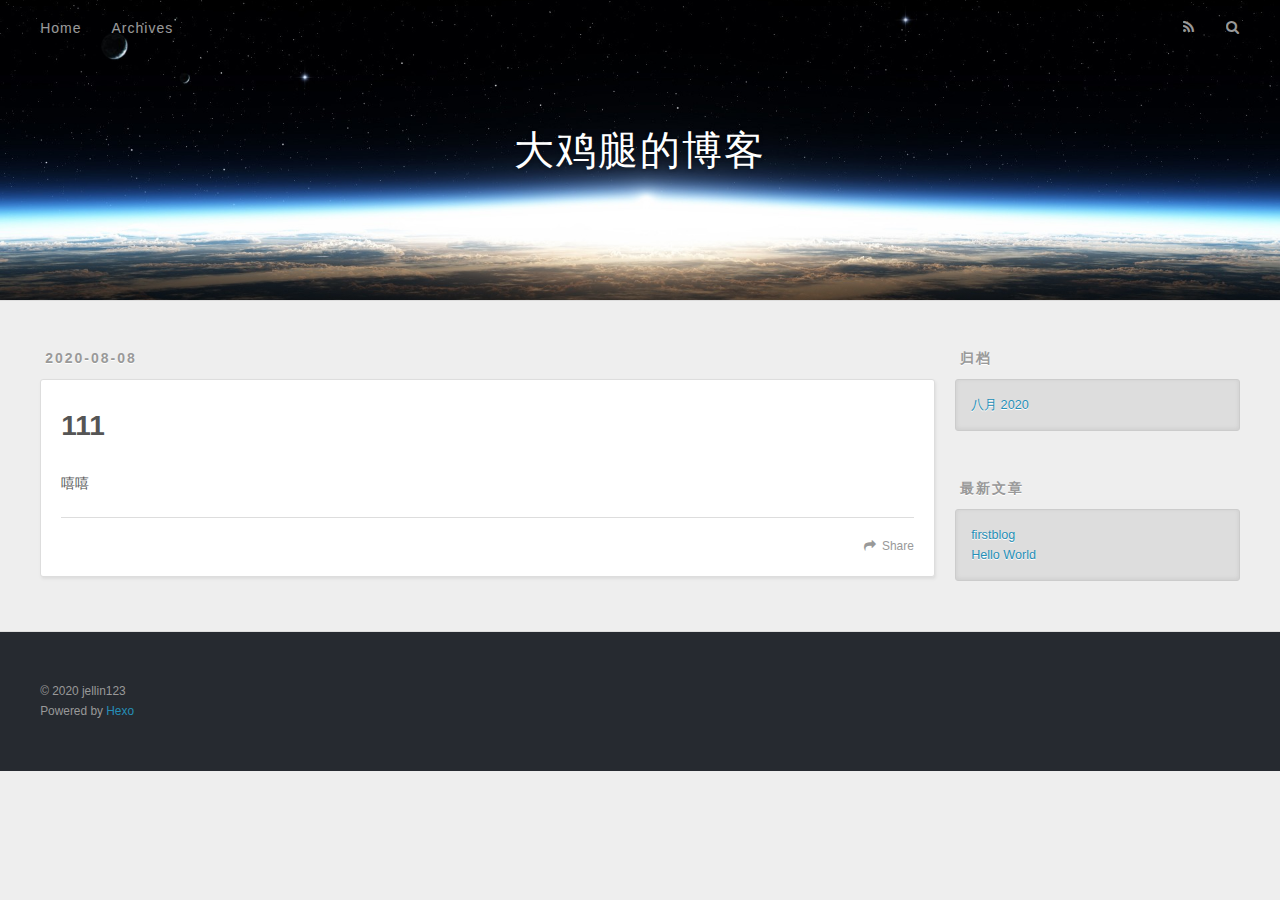
<file: README.html>
<!DOCTYPE html>
<html>
<head>
  <meta charset="utf-8">
  

  
  <title>大鸡腿的博客</title>
  <meta name="viewport" content="width=device-width, initial-scale=1, maximum-scale=1">
  <meta name="description" content="111嘻嘻">
<meta property="og:type" content="website">
<meta property="og:title" content="大鸡腿的博客">
<meta property="og:url" content="https://jellin123.github.io/README.html">
<meta property="og:site_name" content="大鸡腿的博客">
<meta property="og:description" content="111嘻嘻">
<meta property="og:locale" content="zh_CN">
<meta property="article:published_time" content="2020-08-08T13:01:28.884Z">
<meta property="article:modified_time" content="2020-08-08T13:01:28.884Z">
<meta property="article:author" content="jellin123">
<meta name="twitter:card" content="summary">
  
    <link rel="alternate" href="/atom.xml" title="大鸡腿的博客" type="application/atom+xml">
  
  
    <link rel="icon" href="/favicon.png">
  
  
    <link href="//fonts.googleapis.com/css?family=Source+Code+Pro" rel="stylesheet" type="text/css">
  
  
<link rel="stylesheet" href="/css/style.css">

<meta name="generator" content="Hexo 5.0.0"></head>

<body>
  <div id="container">
    <div id="wrap">
      <header id="header">
  <div id="banner"></div>
  <div id="header-outer" class="outer">
    <div id="header-title" class="inner">
      <h1 id="logo-wrap">
        <a href="/" id="logo">大鸡腿的博客</a>
      </h1>
      
    </div>
    <div id="header-inner" class="inner">
      <nav id="main-nav">
        <a id="main-nav-toggle" class="nav-icon"></a>
        
          <a class="main-nav-link" href="/">Home</a>
        
          <a class="main-nav-link" href="/archives">Archives</a>
        
      </nav>
      <nav id="sub-nav">
        
          <a id="nav-rss-link" class="nav-icon" href="/atom.xml" title="RSS Feed"></a>
        
        <a id="nav-search-btn" class="nav-icon" title="搜索"></a>
      </nav>
      <div id="search-form-wrap">
        <form action="//google.com/search" method="get" accept-charset="UTF-8" class="search-form"><input type="search" name="q" class="search-form-input" placeholder="Search"><button type="submit" class="search-form-submit">&#xF002;</button><input type="hidden" name="sitesearch" value="https://jellin123.github.io"></form>
      </div>
    </div>
  </div>
</header>
      <div class="outer">
        <section id="main"><article id="page-" class="article article-type-page" itemscope itemprop="blogPost">
  <div class="article-meta">
    <a href="/README.html" class="article-date">
  <time datetime="2020-08-08T13:01:28.884Z" itemprop="datePublished">2020-08-08</time>
</a>
    
  </div>
  <div class="article-inner">
    
    
    <div class="article-entry" itemprop="articleBody">
      
        <h1 id="111"><a href="#111" class="headerlink" title="111"></a>111</h1><p>嘻嘻</p>

      
    </div>
    <footer class="article-footer">
      <a data-url="https://jellin123.github.io/README.html" data-id="ckdls3ak60000v4uh8s5w8dwo" class="article-share-link">Share</a>
      
      
    </footer>
  </div>
  
    
  
</article>

</section>
        
          <aside id="sidebar">
  
    

  
    

  
    
  
    
  <div class="widget-wrap">
    <h3 class="widget-title">归档</h3>
    <div class="widget">
      <ul class="archive-list"><li class="archive-list-item"><a class="archive-list-link" href="/archives/2020/08/">八月 2020</a></li></ul>
    </div>
  </div>


  
    
  <div class="widget-wrap">
    <h3 class="widget-title">最新文章</h3>
    <div class="widget">
      <ul>
        
          <li>
            <a href="/2020/08/08/firstblog/">firstblog</a>
          </li>
        
          <li>
            <a href="/2020/08/08/hello-world/">Hello World</a>
          </li>
        
      </ul>
    </div>
  </div>

  
</aside>
        
      </div>
      <footer id="footer">
  
  <div class="outer">
    <div id="footer-info" class="inner">
      &copy; 2020 jellin123<br>
      Powered by <a href="http://hexo.io/" target="_blank">Hexo</a>
    </div>
  </div>
</footer>
    </div>
    <nav id="mobile-nav">
  
    <a href="/" class="mobile-nav-link">Home</a>
  
    <a href="/archives" class="mobile-nav-link">Archives</a>
  
</nav>
    

<script src="//ajax.googleapis.com/ajax/libs/jquery/2.0.3/jquery.min.js"></script>


  
<link rel="stylesheet" href="/fancybox/jquery.fancybox.css">

  
<script src="/fancybox/jquery.fancybox.pack.js"></script>




<script src="/js/script.js"></script>




  </div>
</body>
</html>
</file>
<file: css/style.css>
body {
  width: 100%;
}
body:before,
body:after {
  content: "";
  display: table;
}
body:after {
  clear: both;
}
html,
body,
div,
span,
applet,
object,
iframe,
h1,
h2,
h3,
h4,
h5,
h6,
p,
blockquote,
pre,
a,
abbr,
acronym,
address,
big,
cite,
code,
del,
dfn,
em,
img,
ins,
kbd,
q,
s,
samp,
small,
strike,
strong,
sub,
sup,
tt,
var,
dl,
dt,
dd,
ol,
ul,
li,
fieldset,
form,
label,
legend,
table,
caption,
tbody,
tfoot,
thead,
tr,
th,
td {
  margin: 0;
  padding: 0;
  border: 0;
  outline: 0;
  font-weight: inherit;
  font-style: inherit;
  font-family: inherit;
  font-size: 100%;
  vertical-align: baseline;
}
body {
  line-height: 1;
  color: #000;
  background: #fff;
}
ol,
ul {
  list-style: none;
}
table {
  border-collapse: separate;
  border-spacing: 0;
  vertical-align: middle;
}
caption,
th,
td {
  text-align: left;
  font-weight: normal;
  vertical-align: middle;
}
a img {
  border: none;
}
input,
button {
  margin: 0;
  padding: 0;
}
input::-moz-focus-inner,
button::-moz-focus-inner {
  border: 0;
  padding: 0;
}
@font-face {
  font-family: FontAwesome;
  font-style: normal;
  font-weight: normal;
  src: url("fonts/fontawesome-webfont.eot?v=#4.0.3");
  src: url("fonts/fontawesome-webfont.eot?#iefix&v=#4.0.3") format("embedded-opentype"), url("fonts/fontawesome-webfont.woff?v=#4.0.3") format("woff"), url("fonts/fontawesome-webfont.ttf?v=#4.0.3") format("truetype"), url("fonts/fontawesome-webfont.svg#fontawesomeregular?v=#4.0.3") format("svg");
}
html,
body,
#container {
  height: 100%;
}
body {
  background: #eee;
  font: 14px -apple-system, BlinkMacSystemFont, "Segoe UI", "Roboto", "Oxygen", "Ubuntu", "Cantarell", "Fira Sans", "Droid Sans", "Helvetica Neue", sans-serif;
  -webkit-text-size-adjust: 100%;
}
.outer {
  max-width: 1220px;
  margin: 0 auto;
  padding: 0 20px;
}
.outer:before,
.outer:after {
  content: "";
  display: table;
}
.outer:after {
  clear: both;
}
.inner {
  display: inline;
  float: left;
  width: 98.33333333333333%;
  margin: 0 0.833333333333333%;
}
.left,
.alignleft {
  float: left;
}
.right,
.alignright {
  float: right;
}
.clear {
  clear: both;
}
#container {
  position: relative;
}
.mobile-nav-on {
  overflow: hidden;
}
#wrap {
  height: 100%;
  width: 100%;
  position: absolute;
  top: 0;
  left: 0;
  -webkit-transition: 0.2s ease-out;
  -moz-transition: 0.2s ease-out;
  -ms-transition: 0.2s ease-out;
  transition: 0.2s ease-out;
  z-index: 1;
  background: #eee;
}
.mobile-nav-on #wrap {
  left: 280px;
}
@media screen and (min-width: 768px) {
  #main {
    display: inline;
    float: left;
    width: 73.33333333333333%;
    margin: 0 0.833333333333333%;
  }
}
.article-date,
.article-category-link,
.archive-year,
.widget-title {
  text-decoration: none;
  text-transform: uppercase;
  letter-spacing: 2px;
  color: #999;
  margin-bottom: 1em;
  margin-left: 5px;
  line-height: 1em;
  text-shadow: 0 1px #fff;
  font-weight: bold;
}
.article-inner,
.archive-article-inner {
  background: #fff;
  -webkit-box-shadow: 1px 2px 3px #ddd;
  box-shadow: 1px 2px 3px #ddd;
  border: 1px solid #ddd;
  border-radius: 3px;
}
.article-entry h1,
.widget h1 {
  font-size: 2em;
}
.article-entry h2,
.widget h2 {
  font-size: 1.5em;
}
.article-entry h3,
.widget h3 {
  font-size: 1.3em;
}
.article-entry h4,
.widget h4 {
  font-size: 1.2em;
}
.article-entry h5,
.widget h5 {
  font-size: 1em;
}
.article-entry h6,
.widget h6 {
  font-size: 1em;
  color: #999;
}
.article-entry hr,
.widget hr {
  border: 1px dashed #ddd;
}
.article-entry strong,
.widget strong {
  font-weight: bold;
}
.article-entry em,
.widget em,
.article-entry cite,
.widget cite {
  font-style: italic;
}
.article-entry sup,
.widget sup,
.article-entry sub,
.widget sub {
  font-size: 0.75em;
  line-height: 0;
  position: relative;
  vertical-align: baseline;
}
.article-entry sup,
.widget sup {
  top: -0.5em;
}
.article-entry sub,
.widget sub {
  bottom: -0.2em;
}
.article-entry small,
.widget small {
  font-size: 0.85em;
}
.article-entry acronym,
.widget acronym,
.article-entry abbr,
.widget abbr {
  border-bottom: 1px dotted;
}
.article-entry ul,
.widget ul,
.article-entry ol,
.widget ol,
.article-entry dl,
.widget dl {
  margin: 0 20px;
  line-height: 1.6em;
}
.article-entry ul ul,
.widget ul ul,
.article-entry ol ul,
.widget ol ul,
.article-entry ul ol,
.widget ul ol,
.article-entry ol ol,
.widget ol ol {
  margin-top: 0;
  margin-bottom: 0;
}
.article-entry ul,
.widget ul {
  list-style: disc;
}
.article-entry ol,
.widget ol {
  list-style: decimal;
}
.article-entry dt,
.widget dt {
  font-weight: bold;
}
#header {
  height: 300px;
  position: relative;
  border-bottom: 1px solid #ddd;
}
#header:before,
#header:after {
  content: "";
  position: absolute;
  left: 0;
  right: 0;
  height: 40px;
}
#header:before {
  top: 0;
  background: -webkit-linear-gradient(rgba(0,0,0,0.2), transparent);
  background: -moz-linear-gradient(rgba(0,0,0,0.2), transparent);
  background: -ms-linear-gradient(rgba(0,0,0,0.2), transparent);
  background: linear-gradient(rgba(0,0,0,0.2), transparent);
}
#header:after {
  bottom: 0;
  background: -webkit-linear-gradient(transparent, rgba(0,0,0,0.2));
  background: -moz-linear-gradient(transparent, rgba(0,0,0,0.2));
  background: -ms-linear-gradient(transparent, rgba(0,0,0,0.2));
  background: linear-gradient(transparent, rgba(0,0,0,0.2));
}
#header-outer {
  height: 100%;
  position: relative;
}
#header-inner {
  position: relative;
  overflow: hidden;
}
#banner {
  position: absolute;
  top: 0;
  left: 0;
  width: 100%;
  height: 100%;
  background: url("images/banner.jpg") center #000;
  -webkit-background-size: cover;
  -moz-background-size: cover;
  background-size: cover;
  z-index: -1;
}
#header-title {
  text-align: center;
  height: 40px;
  position: absolute;
  top: 50%;
  left: 0;
  margin-top: -20px;
}
#logo,
#subtitle {
  text-decoration: none;
  color: #fff;
  font-weight: 300;
  text-shadow: 0 1px 4px rgba(0,0,0,0.3);
}
#logo {
  font-size: 40px;
  line-height: 40px;
  letter-spacing: 2px;
}
#subtitle {
  font-size: 16px;
  line-height: 16px;
  letter-spacing: 1px;
}
#subtitle-wrap {
  margin-top: 16px;
}
#main-nav {
  float: left;
  margin-left: -15px;
}
.nav-icon,
.main-nav-link {
  float: left;
  color: #fff;
  opacity: 0.6;
  text-decoration: none;
  text-shadow: 0 1px rgba(0,0,0,0.2);
  -webkit-transition: opacity 0.2s;
  -moz-transition: opacity 0.2s;
  -ms-transition: opacity 0.2s;
  transition: opacity 0.2s;
  display: block;
  padding: 20px 15px;
}
.nav-icon:hover,
.main-nav-link:hover {
  opacity: 1;
}
.nav-icon {
  font-family: FontAwesome;
  text-align: center;
  font-size: 14px;
  width: 14px;
  height: 14px;
  padding: 20px 15px;
  position: relative;
  cursor: pointer;
}
.main-nav-link {
  font-weight: 300;
  letter-spacing: 1px;
}
@media screen and (max-width: 479px) {
  .main-nav-link {
    display: none;
  }
}
#main-nav-toggle {
  display: none;
}
#main-nav-toggle:before {
  content: "\f0c9";
}
@media screen and (max-width: 479px) {
  #main-nav-toggle {
    display: block;
  }
}
#sub-nav {
  float: right;
  margin-right: -15px;
}
#nav-rss-link:before {
  content: "\f09e";
}
#nav-search-btn:before {
  content: "\f002";
}
#search-form-wrap {
  position: absolute;
  top: 15px;
  width: 150px;
  height: 30px;
  right: -150px;
  opacity: 0;
  -webkit-transition: 0.2s ease-out;
  -moz-transition: 0.2s ease-out;
  -ms-transition: 0.2s ease-out;
  transition: 0.2s ease-out;
}
#search-form-wrap.on {
  opacity: 1;
  right: 0;
}
@media screen and (max-width: 479px) {
  #search-form-wrap {
    width: 100%;
    right: -100%;
  }
}
.search-form {
  position: absolute;
  top: 0;
  left: 0;
  right: 0;
  background: #fff;
  padding: 5px 15px;
  border-radius: 15px;
  -webkit-box-shadow: 0 0 10px rgba(0,0,0,0.3);
  box-shadow: 0 0 10px rgba(0,0,0,0.3);
}
.search-form-input {
  border: none;
  background: none;
  color: #555;
  width: 100%;
  font: 13px -apple-system, BlinkMacSystemFont, "Segoe UI", "Roboto", "Oxygen", "Ubuntu", "Cantarell", "Fira Sans", "Droid Sans", "Helvetica Neue", sans-serif;
  outline: none;
}
.search-form-input::-webkit-search-results-decoration,
.search-form-input::-webkit-search-cancel-button {
  -webkit-appearance: none;
}
.search-form-submit {
  position: absolute;
  top: 50%;
  right: 10px;
  margin-top: -7px;
  font: 13px FontAwesome;
  border: none;
  background: none;
  color: #bbb;
  cursor: pointer;
}
.search-form-submit:hover,
.search-form-submit:focus {
  color: #777;
}
.article {
  margin: 50px 0;
}
.article-inner {
  overflow: hidden;
}
.article-meta:before,
.article-meta:after {
  content: "";
  display: table;
}
.article-meta:after {
  clear: both;
}
.article-date {
  float: left;
}
.article-category {
  float: left;
  line-height: 1em;
  color: #ccc;
  text-shadow: 0 1px #fff;
  margin-left: 8px;
}
.article-category:before {
  content: "\2022";
}
.article-category-link {
  margin: 0 12px 1em;
}
.article-header {
  padding: 20px 20px 0;
}
.article-title {
  text-decoration: none;
  font-size: 2em;
  font-weight: bold;
  color: #555;
  line-height: 1.1em;
  -webkit-transition: color 0.2s;
  -moz-transition: color 0.2s;
  -ms-transition: color 0.2s;
  transition: color 0.2s;
}
a.article-title:hover {
  color: #258fb8;
}
.article-entry {
  color: #555;
  padding: 0 20px;
}
.article-entry:before,
.article-entry:after {
  content: "";
  display: table;
}
.article-entry:after {
  clear: both;
}
.article-entry p,
.article-entry table {
  line-height: 1.6em;
  margin: 1.6em 0;
}
.article-entry h1,
.article-entry h2,
.article-entry h3,
.article-entry h4,
.article-entry h5,
.article-entry h6 {
  font-weight: bold;
}
.article-entry h1,
.article-entry h2,
.article-entry h3,
.article-entry h4,
.article-entry h5,
.article-entry h6 {
  line-height: 1.1em;
  margin: 1.1em 0;
}
.article-entry a {
  color: #258fb8;
  text-decoration: none;
}
.article-entry a:hover {
  text-decoration: underline;
}
.article-entry ul,
.article-entry ol,
.article-entry dl {
  margin-top: 1.6em;
  margin-bottom: 1.6em;
}
.article-entry img,
.article-entry video {
  max-width: 100%;
  height: auto;
  display: block;
  margin: auto;
}
.article-entry iframe {
  border: none;
}
.article-entry table {
  width: 100%;
  border-collapse: collapse;
  border-spacing: 0;
}
.article-entry th {
  font-weight: bold;
  border-bottom: 3px solid #ddd;
  padding-bottom: 0.5em;
}
.article-entry td {
  border-bottom: 1px solid #ddd;
  padding: 10px 0;
}
.article-entry blockquote {
  font-family: Georgia, "Times New Roman", serif;
  font-size: 1.4em;
  margin: 1.6em 20px;
  text-align: center;
}
.article-entry blockquote footer {
  font-size: 14px;
  margin: 1.6em 0;
  font-family: -apple-system, BlinkMacSystemFont, "Segoe UI", "Roboto", "Oxygen", "Ubuntu", "Cantarell", "Fira Sans", "Droid Sans", "Helvetica Neue", sans-serif;
}
.article-entry blockquote footer cite:before {
  content: "—";
  padding: 0 0.5em;
}
.article-entry .pullquote {
  text-align: left;
  width: 45%;
  margin: 0;
}
.article-entry .pullquote.left {
  margin-left: 0.5em;
  margin-right: 1em;
}
.article-entry .pullquote.right {
  margin-right: 0.5em;
  margin-left: 1em;
}
.article-entry .caption {
  color: #999;
  display: block;
  font-size: 0.9em;
  margin-top: 0.5em;
  position: relative;
  text-align: center;
}
.article-entry .video-container {
  position: relative;
  padding-top: 56.25%;
  height: 0;
  overflow: hidden;
}
.article-entry .video-container iframe,
.article-entry .video-container object,
.article-entry .video-container embed {
  position: absolute;
  top: 0;
  left: 0;
  width: 100%;
  height: 100%;
  margin-top: 0;
}
.article-more-link a {
  display: inline-block;
  line-height: 1em;
  padding: 6px 15px;
  border-radius: 15px;
  background: #eee;
  color: #999;
  text-shadow: 0 1px #fff;
  text-decoration: none;
}
.article-more-link a:hover {
  background: #258fb8;
  color: #fff;
  text-decoration: none;
  text-shadow: 0 1px #1e7293;
}
.article-footer {
  font-size: 0.85em;
  line-height: 1.6em;
  border-top: 1px solid #ddd;
  padding-top: 1.6em;
  margin: 0 20px 20px;
}
.article-footer:before,
.article-footer:after {
  content: "";
  display: table;
}
.article-footer:after {
  clear: both;
}
.article-footer a {
  color: #999;
  text-decoration: none;
}
.article-footer a:hover {
  color: #555;
}
.article-tag-list-item {
  float: left;
  margin-right: 10px;
}
.article-tag-list-link:before {
  content: "#";
}
.article-comment-link {
  float: right;
}
.article-comment-link:before {
  content: "\f075";
  font-family: FontAwesome;
  padding-right: 8px;
}
.article-share-link {
  cursor: pointer;
  float: right;
  margin-left: 20px;
}
.article-share-link:before {
  content: "\f064";
  font-family: FontAwesome;
  padding-right: 6px;
}
#article-nav {
  position: relative;
}
#article-nav:before,
#article-nav:after {
  content: "";
  display: table;
}
#article-nav:after {
  clear: both;
}
@media screen and (min-width: 768px) {
  #article-nav {
    margin: 50px 0;
  }
  #article-nav:before {
    width: 8px;
    height: 8px;
    position: absolute;
    top: 50%;
    left: 50%;
    margin-top: -4px;
    margin-left: -4px;
    content: "";
    border-radius: 50%;
    background: #ddd;
    -webkit-box-shadow: 0 1px 2px #fff;
    box-shadow: 0 1px 2px #fff;
  }
}
.article-nav-link-wrap {
  text-decoration: none;
  text-shadow: 0 1px #fff;
  color: #999;
  -webkit-box-sizing: border-box;
  -moz-box-sizing: border-box;
  box-sizing: border-box;
  margin-top: 50px;
  text-align: center;
  display: block;
}
.article-nav-link-wrap:hover {
  color: #555;
}
@media screen and (min-width: 768px) {
  .article-nav-link-wrap {
    width: 50%;
    margin-top: 0;
  }
}
@media screen and (min-width: 768px) {
  #article-nav-newer {
    float: left;
    text-align: right;
    padding-right: 20px;
  }
}
@media screen and (min-width: 768px) {
  #article-nav-older {
    float: right;
    text-align: left;
    padding-left: 20px;
  }
}
.article-nav-caption {
  text-transform: uppercase;
  letter-spacing: 2px;
  color: #ddd;
  line-height: 1em;
  font-weight: bold;
}
#article-nav-newer .article-nav-caption {
  margin-right: -2px;
}
.article-nav-title {
  font-size: 0.85em;
  line-height: 1.6em;
  margin-top: 0.5em;
}
.article-share-box {
  position: absolute;
  display: none;
  background: #fff;
  -webkit-box-shadow: 1px 2px 10px rgba(0,0,0,0.2);
  box-shadow: 1px 2px 10px rgba(0,0,0,0.2);
  border-radius: 3px;
  margin-left: -145px;
  overflow: hidden;
  z-index: 1;
}
.article-share-box.on {
  display: block;
}
.article-share-input {
  width: 100%;
  background: none;
  -webkit-box-sizing: border-box;
  -moz-box-sizing: border-box;
  box-sizing: border-box;
  font: 14px -apple-system, BlinkMacSystemFont, "Segoe UI", "Roboto", "Oxygen", "Ubuntu", "Cantarell", "Fira Sans", "Droid Sans", "Helvetica Neue", sans-serif;
  padding: 0 15px;
  color: #555;
  outline: none;
  border: 1px solid #ddd;
  border-radius: 3px 3px 0 0;
  height: 36px;
  line-height: 36px;
}
.article-share-links {
  background: #eee;
}
.article-share-links:before,
.article-share-links:after {
  content: "";
  display: table;
}
.article-share-links:after {
  clear: both;
}
.article-share-twitter,
.article-share-facebook,
.article-share-pinterest,
.article-share-google {
  width: 50px;
  height: 36px;
  display: block;
  float: left;
  position: relative;
  color: #999;
  text-shadow: 0 1px #fff;
}
.article-share-twitter:before,
.article-share-facebook:before,
.article-share-pinterest:before,
.article-share-google:before {
  font-size: 20px;
  font-family: FontAwesome;
  width: 20px;
  height: 20px;
  position: absolute;
  top: 50%;
  left: 50%;
  margin-top: -10px;
  margin-left: -10px;
  text-align: center;
}
.article-share-twitter:hover,
.article-share-facebook:hover,
.article-share-pinterest:hover,
.article-share-google:hover {
  color: #fff;
}
.article-share-twitter:before {
  content: "\f099";
}
.article-share-twitter:hover {
  background: #00aced;
  text-shadow: 0 1px #008abe;
}
.article-share-facebook:before {
  content: "\f09a";
}
.article-share-facebook:hover {
  background: #3b5998;
  text-shadow: 0 1px #2f477a;
}
.article-share-pinterest:before {
  content: "\f0d2";
}
.article-share-pinterest:hover {
  background: #cb2027;
  text-shadow: 0 1px #a21a1f;
}
.article-share-google:before {
  content: "\f0d5";
}
.article-share-google:hover {
  background: #dd4b39;
  text-shadow: 0 1px #be3221;
}
.article-gallery {
  background: #000;
  position: relative;
}
.article-gallery-photos {
  position: relative;
  overflow: hidden;
}
.article-gallery-img {
  display: none;
  max-width: 100%;
}
.article-gallery-img:first-child {
  display: block;
}
.article-gallery-img.loaded {
  position: absolute;
  display: block;
}
.article-gallery-img img {
  display: block;
  max-width: 100%;
  margin: 0 auto;
}
#comments {
  background: #fff;
  -webkit-box-shadow: 1px 2px 3px #ddd;
  box-shadow: 1px 2px 3px #ddd;
  padding: 20px;
  border: 1px solid #ddd;
  border-radius: 3px;
  margin: 50px 0;
}
#comments a {
  color: #258fb8;
}
.archives-wrap {
  margin: 50px 0;
}
.archives:before,
.archives:after {
  content: "";
  display: table;
}
.archives:after {
  clear: both;
}
.archive-year-wrap {
  margin-bottom: 1em;
}
.archives {
  -webkit-column-gap: 10px;
  -moz-column-gap: 10px;
  column-gap: 10px;
}
@media screen and (min-width: 480px) and (max-width: 767px) {
  .archives {
    -webkit-column-count: 2;
    -moz-column-count: 2;
    column-count: 2;
  }
}
@media screen and (min-width: 768px) {
  .archives {
    -webkit-column-count: 3;
    -moz-column-count: 3;
    column-count: 3;
  }
}
.archive-article {
  -webkit-column-break-inside: avoid;
  page-break-inside: avoid;
  overflow: hidden;
  break-inside: avoid-column;
}
.archive-article-inner {
  padding: 10px;
  margin-bottom: 15px;
}
.archive-article-title {
  text-decoration: none;
  font-weight: bold;
  color: #555;
  -webkit-transition: color 0.2s;
  -moz-transition: color 0.2s;
  -ms-transition: color 0.2s;
  transition: color 0.2s;
  line-height: 1.6em;
}
.archive-article-title:hover {
  color: #258fb8;
}
.archive-article-footer {
  margin-top: 1em;
}
.archive-article-date {
  color: #999;
  text-decoration: none;
  font-size: 0.85em;
  line-height: 1em;
  margin-bottom: 0.5em;
  display: block;
}
#page-nav {
  margin: 50px auto;
  background: #fff;
  -webkit-box-shadow: 1px 2px 3px #ddd;
  box-shadow: 1px 2px 3px #ddd;
  border: 1px solid #ddd;
  border-radius: 3px;
  text-align: center;
  color: #999;
  overflow: hidden;
}
#page-nav:before,
#page-nav:after {
  content: "";
  display: table;
}
#page-nav:after {
  clear: both;
}
#page-nav a,
#page-nav span {
  padding: 10px 20px;
  line-height: 1;
  height: 2ex;
}
#page-nav a {
  color: #999;
  text-decoration: none;
}
#page-nav a:hover {
  background: #999;
  color: #fff;
}
#page-nav .prev {
  float: left;
}
#page-nav .next {
  float: right;
}
#page-nav .page-number {
  display: inline-block;
}
@media screen and (max-width: 479px) {
  #page-nav .page-number {
    display: none;
  }
}
#page-nav .current {
  color: #555;
  font-weight: bold;
}
#page-nav .space {
  color: #ddd;
}
#footer {
  background: #262a30;
  padding: 50px 0;
  border-top: 1px solid #ddd;
  color: #999;
}
#footer a {
  color: #258fb8;
  text-decoration: none;
}
#footer a:hover {
  text-decoration: underline;
}
#footer-info {
  line-height: 1.6em;
  font-size: 0.85em;
}
.article-entry pre,
.article-entry .highlight {
  background: #2d2d2d;
  margin: 0 -20px;
  padding: 15px 20px;
  border-style: solid;
  border-color: #ddd;
  border-width: 1px 0;
  overflow: auto;
  color: #ccc;
  line-height: 22.400000000000002px;
}
.article-entry .highlight .gutter pre,
.article-entry .gist .gist-file .gist-data .line-numbers {
  color: #666;
  font-size: 0.85em;
}
.article-entry pre,
.article-entry code {
  font-family: "Source Code Pro", Consolas, Monaco, Menlo, Consolas, monospace;
}
.article-entry code {
  background: #eee;
  text-shadow: 0 1px #fff;
  padding: 0 0.3em;
}
.article-entry pre code {
  background: none;
  text-shadow: none;
  padding: 0;
}
.article-entry .highlight pre {
  border: none;
  margin: 0;
  padding: 0;
}
.article-entry .highlight table {
  margin: 0;
  width: auto;
}
.article-entry .highlight td {
  border: none;
  padding: 0;
}
.article-entry .highlight figcaption {
  font-size: 0.85em;
  color: #999;
  line-height: 1em;
  margin-bottom: 1em;
}
.article-entry .highlight figcaption:before,
.article-entry .highlight figcaption:after {
  content: "";
  display: table;
}
.article-entry .highlight figcaption:after {
  clear: both;
}
.article-entry .highlight figcaption a {
  float: right;
}
.article-entry .highlight .gutter pre {
  text-align: right;
  padding-right: 20px;
}
.article-entry .highlight .line {
  height: 22.400000000000002px;
}
.article-entry .highlight .line.marked {
  background: #515151;
}
.article-entry .gist {
  margin: 0 -20px;
  border-style: solid;
  border-color: #ddd;
  border-width: 1px 0;
  background: #2d2d2d;
  padding: 15px 20px 15px 0;
}
.article-entry .gist .gist-file {
  border: none;
  font-family: "Source Code Pro", Consolas, Monaco, Menlo, Consolas, monospace;
  margin: 0;
}
.article-entry .gist .gist-file .gist-data {
  background: none;
  border: none;
}
.article-entry .gist .gist-file .gist-data .line-numbers {
  background: none;
  border: none;
  padding: 0 20px 0 0;
}
.article-entry .gist .gist-file .gist-data .line-data {
  padding: 0 !important;
}
.article-entry .gist .gist-file .highlight {
  margin: 0;
  padding: 0;
  border: none;
}
.article-entry .gist .gist-file .gist-meta {
  background: #2d2d2d;
  color: #999;
  font: 0.85em -apple-system, BlinkMacSystemFont, "Segoe UI", "Roboto", "Oxygen", "Ubuntu", "Cantarell", "Fira Sans", "Droid Sans", "Helvetica Neue", sans-serif;
  text-shadow: 0 0;
  padding: 0;
  margin-top: 1em;
  margin-left: 20px;
}
.article-entry .gist .gist-file .gist-meta a {
  color: #258fb8;
  font-weight: normal;
}
.article-entry .gist .gist-file .gist-meta a:hover {
  text-decoration: underline;
}
pre .comment,
pre .title {
  color: #999;
}
pre .variable,
pre .attribute,
pre .tag,
pre .regexp,
pre .ruby .constant,
pre .xml .tag .title,
pre .xml .pi,
pre .xml .doctype,
pre .html .doctype,
pre .css .id,
pre .css .class,
pre .css .pseudo {
  color: #f2777a;
}
pre .number,
pre .preprocessor,
pre .built_in,
pre .literal,
pre .params,
pre .constant {
  color: #f99157;
}
pre .class,
pre .ruby .class .title,
pre .css .rules .attribute {
  color: #9c9;
}
pre .string,
pre .value,
pre .inheritance,
pre .header,
pre .ruby .symbol,
pre .xml .cdata {
  color: #9c9;
}
pre .css .hexcolor {
  color: #6cc;
}
pre .function,
pre .python .decorator,
pre .python .title,
pre .ruby .function .title,
pre .ruby .title .keyword,
pre .perl .sub,
pre .javascript .title,
pre .coffeescript .title {
  color: #69c;
}
pre .keyword,
pre .javascript .function {
  color: #c9c;
}
@media screen and (max-width: 479px) {
  #mobile-nav {
    position: absolute;
    top: 0;
    left: 0;
    width: 280px;
    height: 100%;
    background: #191919;
    border-right: 1px solid #fff;
  }
}
@media screen and (max-width: 479px) {
  .mobile-nav-link {
    display: block;
    color: #999;
    text-decoration: none;
    padding: 15px 20px;
    font-weight: bold;
  }
  .mobile-nav-link:hover {
    color: #fff;
  }
}
@media screen and (min-width: 768px) {
  #sidebar {
    display: inline;
    float: left;
    width: 23.333333333333332%;
    margin: 0 0.833333333333333%;
  }
}
.widget-wrap {
  margin: 50px 0;
}
.widget {
  color: #777;
  text-shadow: 0 1px #fff;
  background: #ddd;
  -webkit-box-shadow: 0 -1px 4px #ccc inset;
  box-shadow: 0 -1px 4px #ccc inset;
  border: 1px solid #ccc;
  padding: 15px;
  border-radius: 3px;
}
.widget a {
  color: #258fb8;
  text-decoration: none;
}
.widget a:hover {
  text-decoration: underline;
}
.widget ul ul,
.widget ol ul,
.widget dl ul,
.widget ul ol,
.widget ol ol,
.widget dl ol,
.widget ul dl,
.widget ol dl,
.widget dl dl {
  margin-left: 15px;
  list-style: disc;
}
.widget {
  line-height: 1.6em;
  word-wrap: break-word;
  font-size: 0.9em;
}
.widget ul,
.widget ol {
  list-style: none;
  margin: 0;
}
.widget ul ul,
.widget ol ul,
.widget ul ol,
.widget ol ol {
  margin: 0 20px;
}
.widget ul ul,
.widget ol ul {
  list-style: disc;
}
.widget ul ol,
.widget ol ol {
  list-style: decimal;
}
.category-list-count,
.tag-list-count,
.archive-list-count {
  padding-left: 5px;
  color: #999;
  font-size: 0.85em;
}
.category-list-count:before,
.tag-list-count:before,
.archive-list-count:before {
  content: "(";
}
.category-list-count:after,
.tag-list-count:after,
.archive-list-count:after {
  content: ")";
}
.tagcloud a {
  margin-right: 5px;
  display: inline-block;
}
</file>
